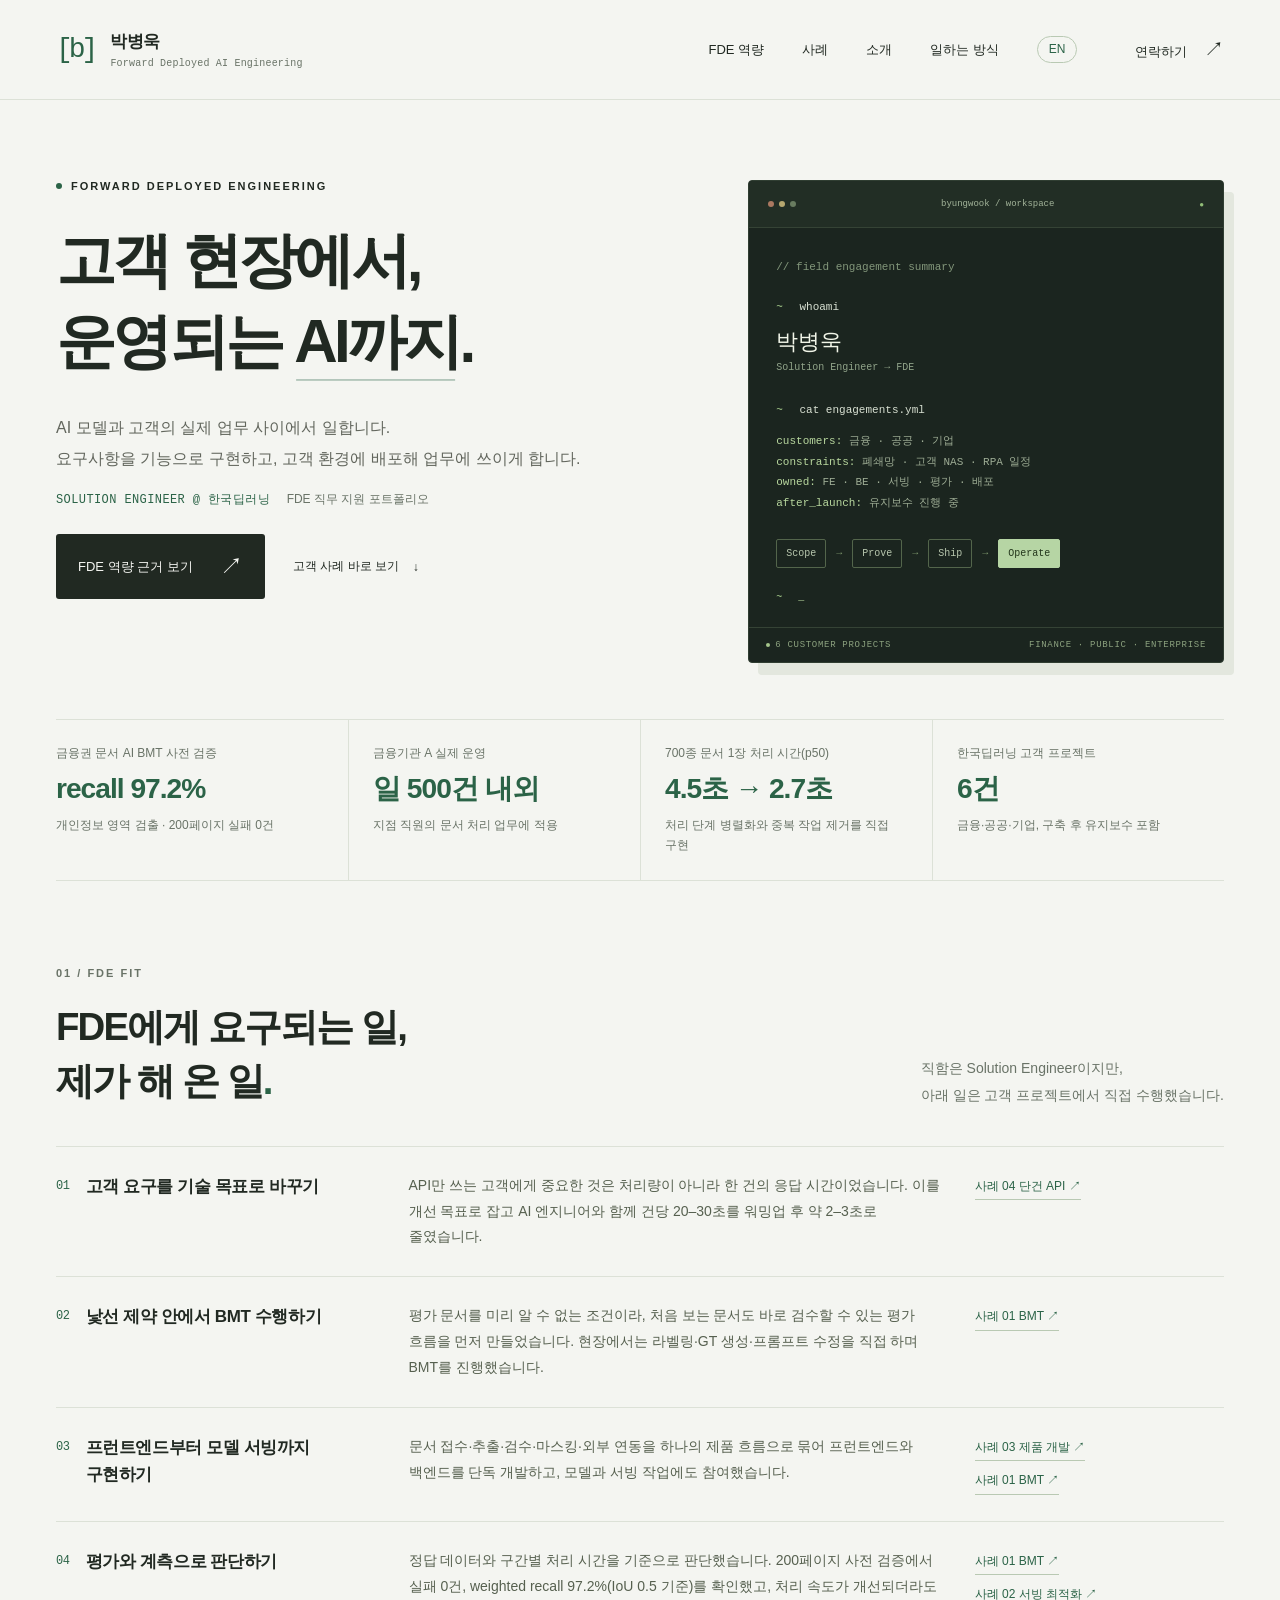
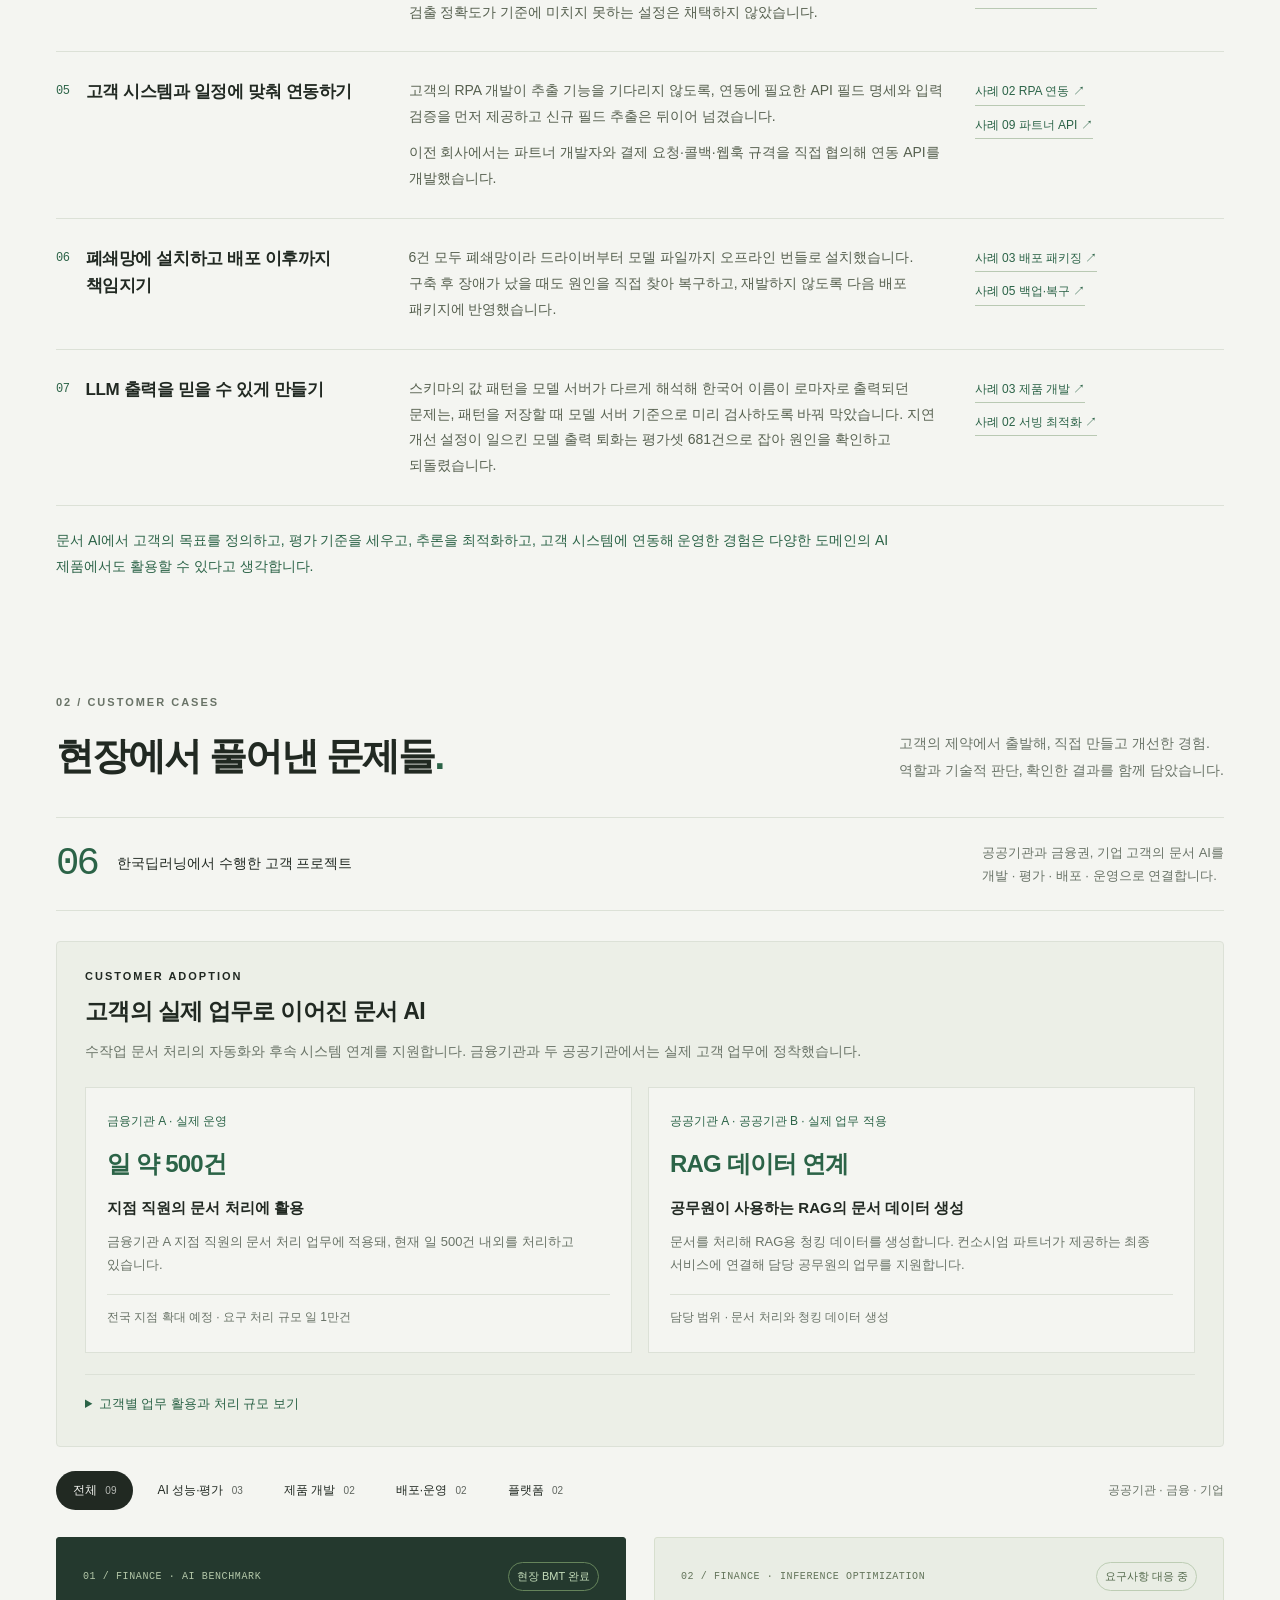
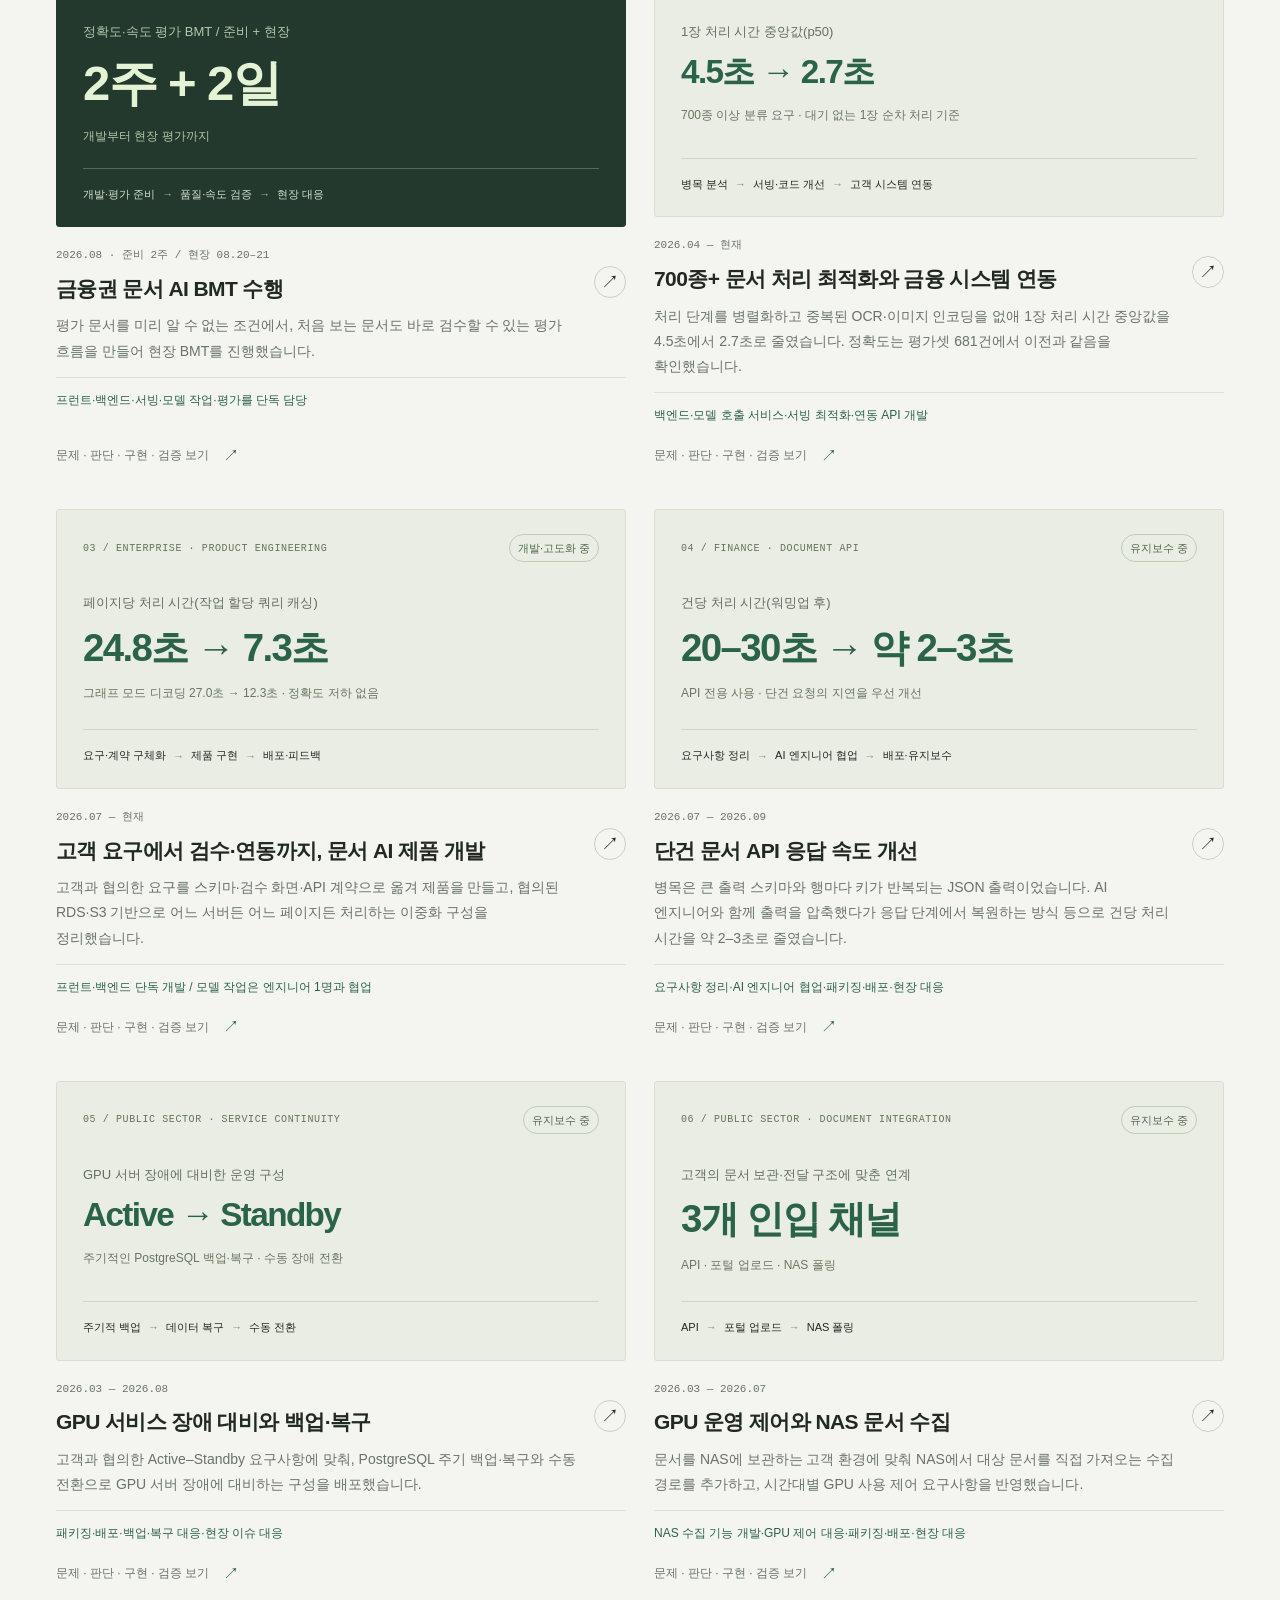
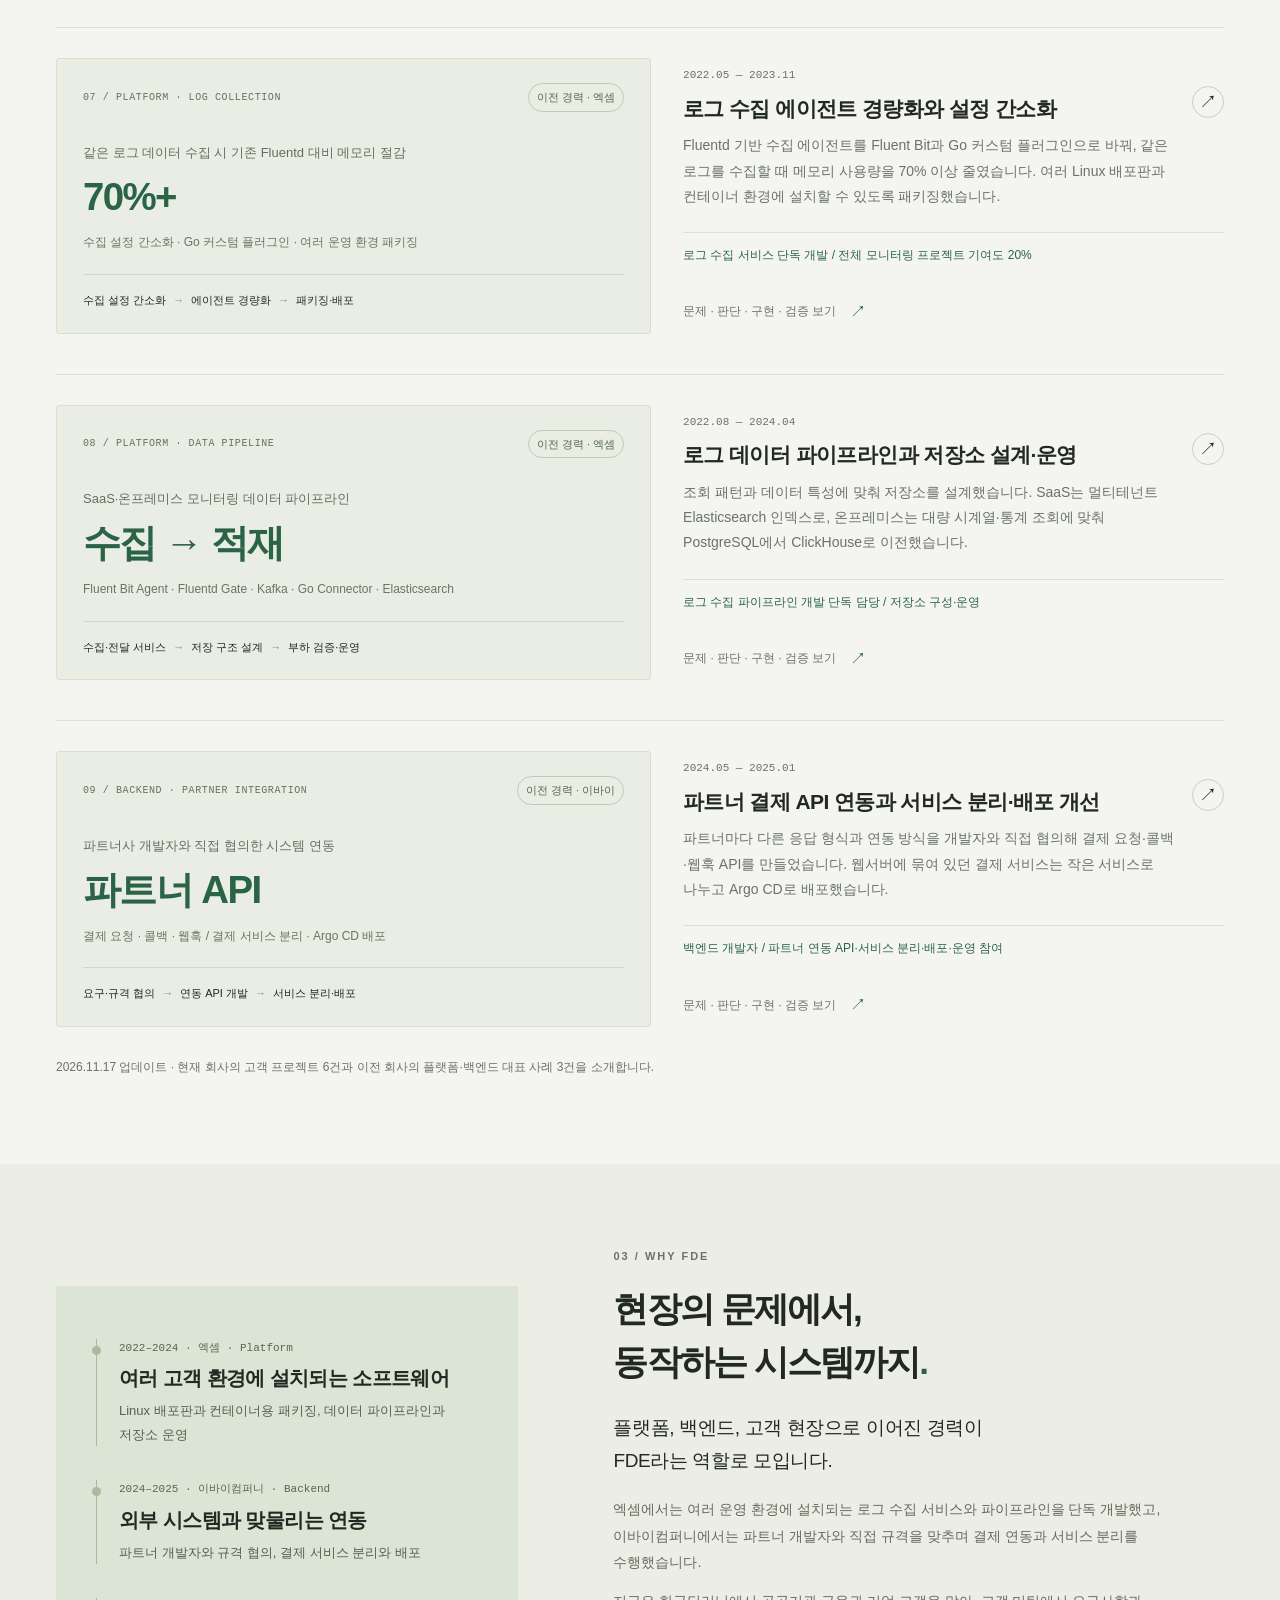
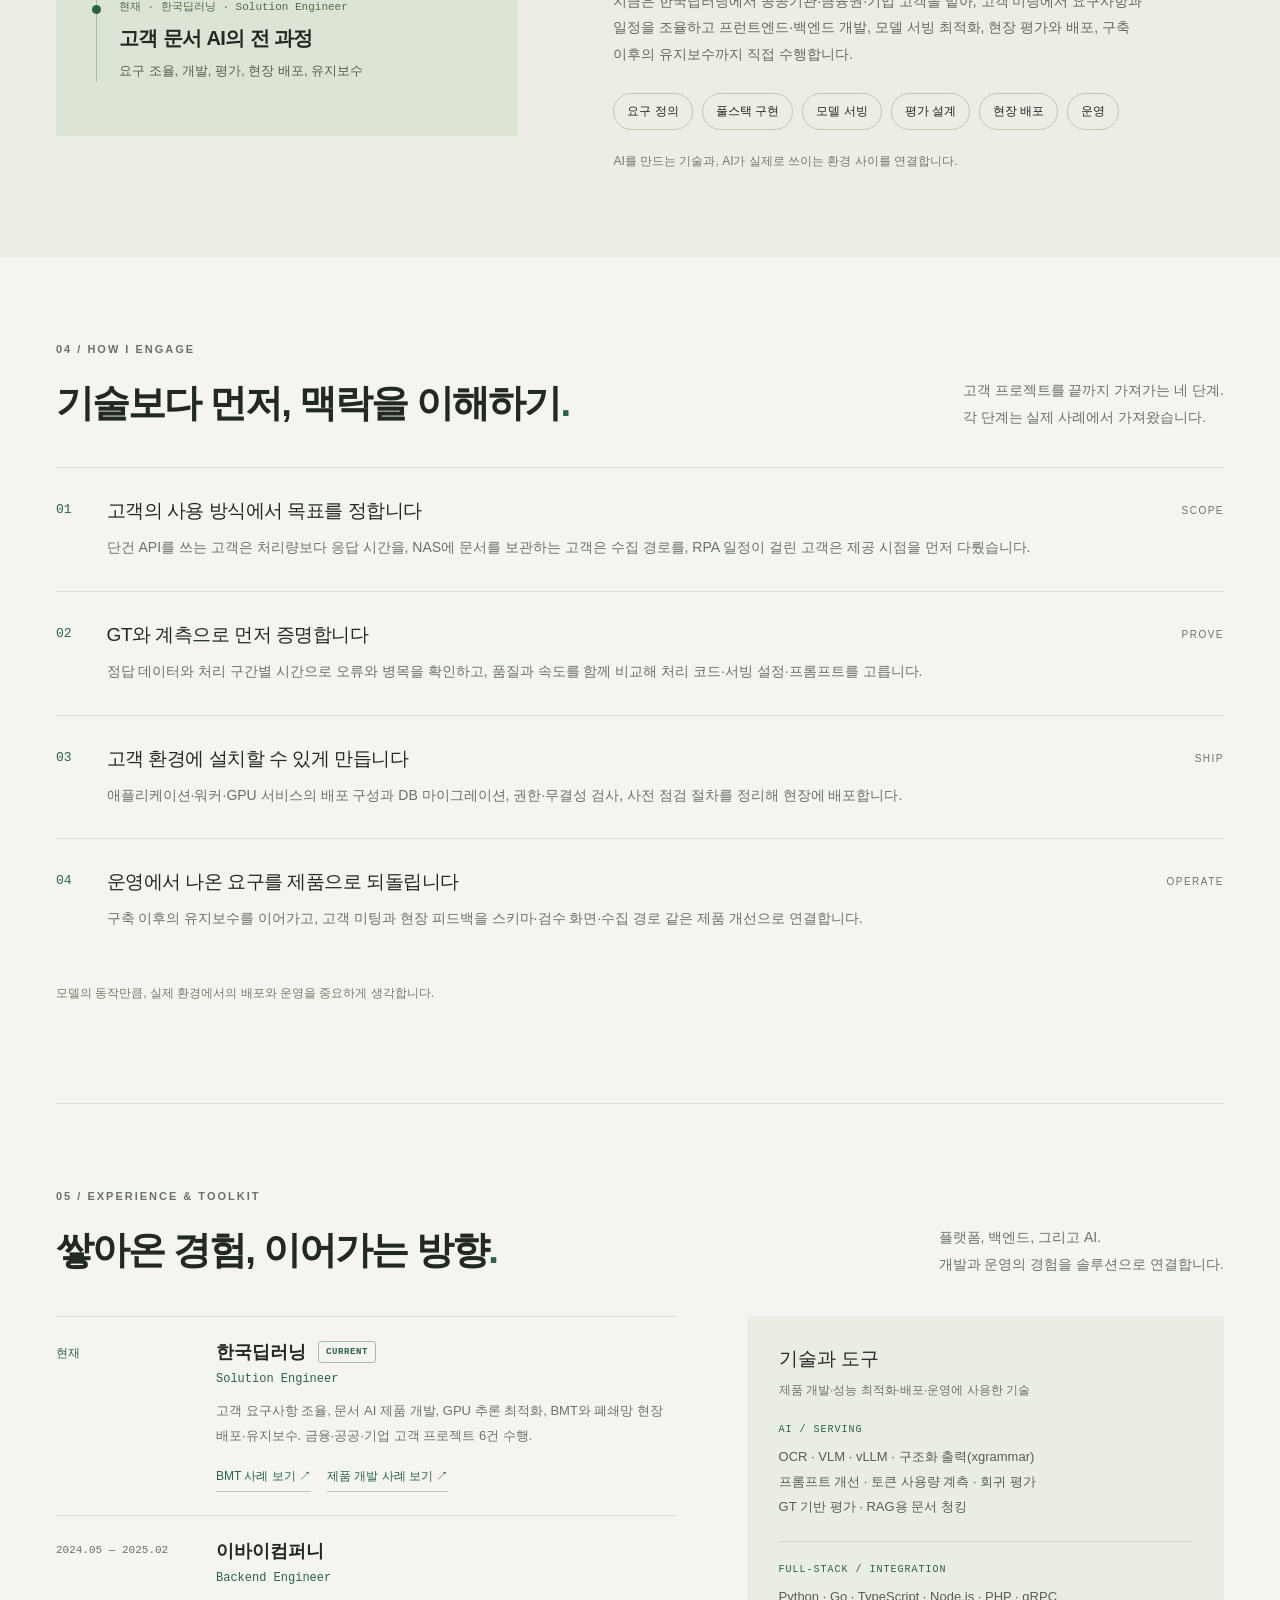
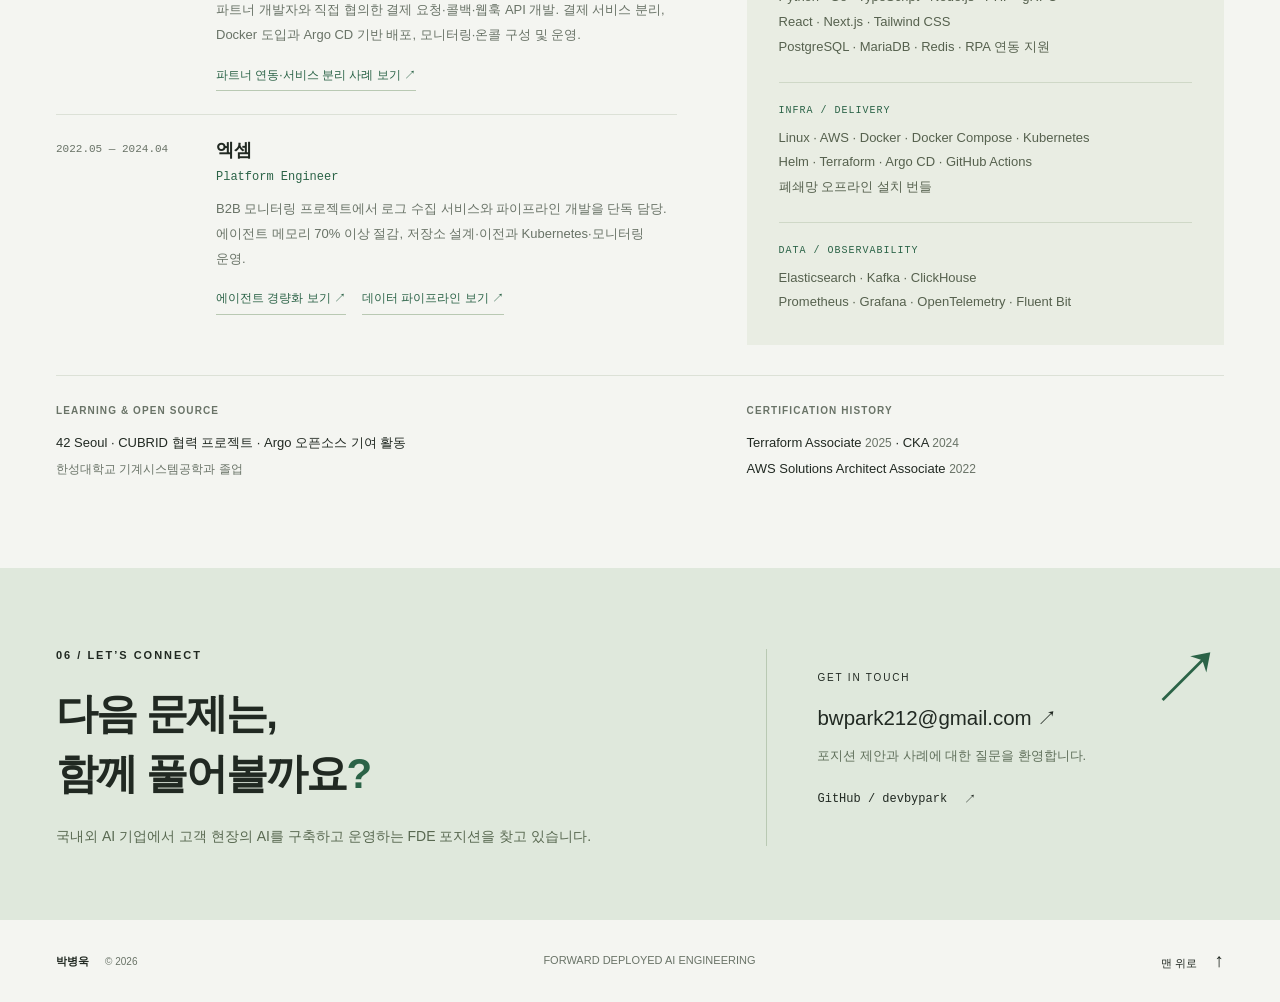
<file: index.html>
<!doctype html>
<html lang="ko">
<head>
  <meta charset="UTF-8">
  <meta name="viewport" content="width=device-width, initial-scale=1">
  <meta name="theme-color" content="#f4f5f1">
  <meta name="description" content="박병욱의 FDE 포트폴리오. 금융·공공·기업 고객의 문서 AI를 요구사항 조율부터 개발, 평가, 현장 배포, 유지보수까지 맡아 온 경험을 소개합니다.">
  <meta property="og:title" content="박병욱 — FDE 포트폴리오 · Solution Engineer">
  <meta property="og:description" content="금융권 문서 AI BMT 수행, 금융기관 일 500건 내외 실제 운영. 고객 현장에서 운영되는 AI까지 맡아 온 기록.">
  <meta property="og:type" content="website">
  <meta property="og:url" content="https://devbypark.github.io/">
  <meta property="og:image" content="https://devbypark.github.io/cover.png">
  <link rel="alternate" hreflang="ko" href="https://devbypark.github.io/">
  <link rel="alternate" hreflang="en" href="https://devbypark.github.io/en.html">
  <title>박병욱 — FDE 포트폴리오 · Solution Engineer</title>
  <link rel="icon" href="favicon.svg" type="image/svg+xml">
  <link rel="stylesheet" href="styles.css">
  <script src="app.js" defer></script>
</head>
<body>
  <a class="skip-link" href="#main">본문으로 건너뛰기</a>
  <header class="site-header">
    <div class="header-inner">
      <a class="wordmark" href="#home" aria-label="박병욱 포트폴리오 홈"><span class="brand-symbol" aria-hidden="true">[b]</span><span>박병욱<span class="wordmark-sub">Forward Deployed AI Engineering</span></span></a>
      <button class="menu-toggle" type="button" aria-label="메뉴 열기" aria-expanded="false" aria-controls="main-nav"><span></span><span></span></button>
      <nav id="main-nav" aria-label="주요 메뉴">
        <a href="#fit">FDE 역량</a><a href="#work">사례</a><a href="#about">소개</a><a href="#process">일하는 방식</a><a class="nav-lang" href="en.html" hreflang="en" lang="en" aria-label="View this page in English">EN</a><a class="nav-contact" href="#contact">연락하기 <span aria-hidden="true">↗</span></a>
      </nav>
    </div>
  </header>
  <main id="main">
    <section class="hero wrap" id="home" aria-labelledby="hero-title">
      <div class="hero-copy">
        <p class="eyebrow"><span class="tiny-dot"></span> FORWARD DEPLOYED ENGINEERING</p>
        <h1 id="hero-title">고객 현장에서,<br>운영되는 <span class="hero-accent">AI까지<svg viewBox="0 0 470 28" aria-hidden="true"><path d="M7 17H457"/></svg></span>.</h1>
        <p class="hero-description">AI 모델과 고객의 실제 업무 사이에서 일합니다.<br>요구사항을 기능으로 구현하고, 고객 환경에 배포해 업무에 쓰이게 합니다.</p>
        <p class="role-label">SOLUTION ENGINEER @ 한국딥러닝 <span>FDE 직무 지원 포트폴리오</span></p>
        <div class="hero-actions"><a class="button button-dark" href="#fit">FDE 역량 근거 보기 <span aria-hidden="true">↗</span></a><a class="text-link" href="#work">고객 사례 바로 보기 <span aria-hidden="true">↓</span></a></div>
      </div>
      <div class="hero-art engineering-art" role="img" aria-label="터미널 형태의 요약: 금융·공공·기업 고객 대상, 폐쇄망과 고객 NAS 같은 현장 제약, 프런트엔드부터 평가와 배포까지의 수행 범위">
        <div class="terminal-bar"><span class="terminal-dots"><i></i><i></i><i></i></span><span>byungwook / workspace</span><span class="terminal-live">●</span></div>
        <div class="terminal-body"><p class="terminal-comment">// field engagement summary</p><p class="terminal-command"><span>~</span> whoami</p><p class="terminal-output">박병욱<span>Solution Engineer → FDE</span></p><p class="terminal-command"><span>~</span> cat engagements.yml</p><div class="terminal-code"><p><span>customers:</span> 금융 · 공공 · 기업</p><p><span>constraints:</span> 폐쇄망 · 고객 NAS · RPA 일정</p><p><span>owned:</span> FE · BE · 서빙 · 평가 · 배포</p><p><span>after_launch:</span> 유지보수 진행 중</p></div><div class="terminal-flow"><span>Scope</span><i>→</i><span>Prove</span><i>→</i><span>Ship</span><i>→</i><span class="flow-highlight">Operate</span></div><p class="terminal-command terminal-bottom"><span>~</span> <span class="terminal-cursor">_</span></p></div>
        <div class="terminal-footer"><span><i></i> 6 CUSTOMER PROJECTS</span><span>FINANCE · PUBLIC · ENTERPRISE</span></div>
      </div>
      <dl class="hero-proof" aria-label="주요 성과">
        <div><dt>금융권 문서 AI BMT 사전 검증</dt><dd>recall 97.2%</dd><dd class="hero-proof-note">개인정보 영역 검출 · 200페이지 실패 0건</dd></div>
        <div><dt>금융기관 A 실제 운영</dt><dd>일 500건 내외</dd><dd class="hero-proof-note">지점 직원의 문서 처리 업무에 적용</dd></div>
        <div><dt>700종 문서 1장 처리 시간(p50)</dt><dd>4.5초 → 2.7초</dd><dd class="hero-proof-note">처리 단계 병렬화와 중복 작업 제거를 직접 구현</dd></div>
        <div><dt>한국딥러닝 고객 프로젝트</dt><dd>6건</dd><dd class="hero-proof-note">금융·공공·기업, 구축 후 유지보수 포함</dd></div>
      </dl>
    </section>

    <section class="fit-section wrap section" id="fit" aria-labelledby="fit-title">
      <div class="section-heading"><div><p class="eyebrow section-index">01 / FDE FIT</p><h2 id="fit-title">FDE에게 요구되는 일,<br>제가 해 온 일<span class="accent">.</span></h2></div><p class="section-intro">직함은 Solution Engineer이지만,<br>아래 일은 고객 프로젝트에서 직접 수행했습니다.</p></div>
      <ol class="fit-list">
        <li class="fit-row"><h3><span aria-hidden="true">01</span>고객 요구를 기술 목표로 바꾸기</h3><p>API만 쓰는 고객에게 중요한 것은 처리량이 아니라 한 건의 응답 시간이었습니다. 이를 개선 목표로 잡고 AI 엔지니어와 함께 건당 20–30초를 워밍업 후 약 2–3초로 줄였습니다.</p><div class="fit-links"><button type="button" data-project="finance_api">사례 04 단건 API <span aria-hidden="true">↗</span></button></div></li>
        <li class="fit-row"><h3><span aria-hidden="true">02</span>낯선 제약 안에서 BMT 수행하기</h3><p>평가 문서를 미리 알 수 없는 조건이라, 처음 보는 문서도 바로 검수할 수 있는 평가 흐름을 먼저 만들었습니다. 현장에서는 라벨링·GT 생성·프롬프트 수정을 직접 하며 BMT를 진행했습니다.</p><div class="fit-links"><button type="button" data-project="finance_bmt">사례 01 BMT <span aria-hidden="true">↗</span></button></div></li>
        <li class="fit-row"><h3><span aria-hidden="true">03</span>프런트엔드부터 모델 서빙까지 구현하기</h3><p>문서 접수·추출·검수·마스킹·외부 연동을 하나의 제품 흐름으로 묶어 프런트엔드와 백엔드를 단독 개발하고, 모델과 서빙 작업에도 참여했습니다.</p><div class="fit-links"><button type="button" data-project="enterprise_document_ai">사례 03 제품 개발 <span aria-hidden="true">↗</span></button><button type="button" data-project="finance_bmt">사례 01 BMT <span aria-hidden="true">↗</span></button></div></li>
        <li class="fit-row"><h3><span aria-hidden="true">04</span>평가와 계측으로 판단하기</h3><p>정답 데이터와 구간별 처리 시간을 기준으로 판단했습니다. 200페이지 사전 검증에서 실패 0건, weighted recall 97.2%(IoU 0.5 기준)를 확인했고, 처리 속도가 개선되더라도 검출 정확도가 기준에 미치지 못하는 설정은 채택하지 않았습니다.</p><div class="fit-links"><button type="button" data-project="finance_bmt">사례 01 BMT <span aria-hidden="true">↗</span></button><button type="button" data-project="finance_serving">사례 02 서빙 최적화 <span aria-hidden="true">↗</span></button></div></li>
        <li class="fit-row"><h3><span aria-hidden="true">05</span>고객 시스템과 일정에 맞춰 연동하기</h3><p>고객의 RPA 개발이 추출 기능을 기다리지 않도록, 연동에 필요한 API 필드 명세와 입력 검증을 먼저 제공하고 신규 필드 추출은 뒤이어 넘겼습니다.<span class="fit-sub">이전 회사에서는 파트너 개발자와 결제 요청·콜백·웹훅 규격을 직접 협의해 연동 API를 개발했습니다.</span></p><div class="fit-links"><button type="button" data-project="finance_serving">사례 02 RPA 연동 <span aria-hidden="true">↗</span></button><button type="button" data-project="payment_platform">사례 09 파트너 API <span aria-hidden="true">↗</span></button></div></li>
        <li class="fit-row"><h3><span aria-hidden="true">06</span>폐쇄망에 설치하고 배포 이후까지 책임지기</h3><p>6건 모두 폐쇄망이라 드라이버부터 모델 파일까지 오프라인 번들로 설치했습니다. 구축 후 장애가 났을 때도 원인을 직접 찾아 복구하고, 재발하지 않도록 다음 배포 패키지에 반영했습니다.</p><div class="fit-links"><button type="button" data-project="enterprise_document_ai">사례 03 배포 패키징 <span aria-hidden="true">↗</span></button><button type="button" data-project="public_a">사례 05 백업·복구 <span aria-hidden="true">↗</span></button></div></li>
        <li class="fit-row"><h3><span aria-hidden="true">07</span>LLM 출력을 믿을 수 있게 만들기</h3><p>스키마의 값 패턴을 모델 서버가 다르게 해석해 한국어 이름이 로마자로 출력되던 문제는, 패턴을 저장할 때 모델 서버 기준으로 미리 검사하도록 바꿔 막았습니다. 지연 개선 설정이 일으킨 모델 출력 퇴화는 평가셋 681건으로 잡아 원인을 확인하고 되돌렸습니다.</p><div class="fit-links"><button type="button" data-project="enterprise_document_ai">사례 03 제품 개발 <span aria-hidden="true">↗</span></button><button type="button" data-project="finance_serving">사례 02 서빙 최적화 <span aria-hidden="true">↗</span></button></div></li>
      </ol>
      <p class="fit-note">문서 AI에서 고객의 목표를 정의하고, 평가 기준을 세우고, 추론을 최적화하고, 고객 시스템에 연동해 운영한 경험은 다양한 도메인의 AI 제품에서도 활용할 수 있다고 생각합니다.</p>
    </section>

    <section class="work-section wrap section" id="work" aria-labelledby="work-title">
      <div class="section-heading"><div><p class="eyebrow section-index">02 / CUSTOMER CASES</p><h2 id="work-title">현장에서 풀어낸 문제들<span class="accent">.</span></h2></div><p class="section-intro">고객의 제약에서 출발해, 직접 만들고 개선한 경험.<br>역할과 기술적 판단, 확인한 결과를 함께 담았습니다.</p></div>
      <div class="project-overview"><p><strong>06</strong><span>한국딥러닝에서 수행한 고객 프로젝트</span></p><p>공공기관과 금융권, 기업 고객의 문서 AI를<br>개발 · 평가 · 배포 · 운영으로 연결합니다.</p></div>
      <section class="adoption-overview" aria-labelledby="adoption-title">
        <div class="adoption-heading"><p class="eyebrow">CUSTOMER ADOPTION</p><h3 id="adoption-title">고객의 실제 업무로 이어진 문서 AI</h3><p>수작업 문서 처리의 자동화와 후속 시스템 연계를 지원합니다. 금융기관과 두 공공기관에서는 실제 고객 업무에 정착했습니다.</p></div>
        <div class="adoption-grid">
          <article class="adoption-card">
            <p class="adoption-label">금융기관 A · 실제 운영</p>
            <p class="adoption-metric">일 약 500건</p>
            <h4>지점 직원의 문서 처리에 활용</h4>
            <p>금융기관 A 지점 직원의 문서 처리 업무에 적용돼, 현재 일 500건 내외를 처리하고 있습니다.</p>
            <p class="adoption-detail">전국 지점 확대 예정 · 요구 처리 규모 일 1만건</p>
          </article>
          <article class="adoption-card">
            <p class="adoption-label">공공기관 A · 공공기관 B · 실제 업무 적용</p>
            <p class="adoption-metric">RAG 데이터 연계</p>
            <h4>공무원이 사용하는 RAG의 문서 데이터 생성</h4>
            <p>문서를 처리해 RAG용 청킹 데이터를 생성합니다. 컨소시엄 파트너가 제공하는 최종 서비스에 연결해 담당 공무원의 업무를 지원합니다.</p>
            <p class="adoption-detail">담당 범위 · 문서 처리와 청킹 데이터 생성</p>
          </article>
        </div>
        <details class="adoption-details">
          <summary>고객별 업무 활용과 처리 규모 보기</summary>
          <div class="adoption-table-scroll" role="region" aria-label="고객별 업무 활용과 처리 규모" tabindex="0">
            <table class="adoption-table">
              <caption>2026.10 기준 · 현재 운영량과 요구 처리 규모를 구분해 표기했습니다.</caption>
              <thead><tr><th scope="col">고객</th><th scope="col">사용자와 업무 활용</th><th scope="col">현재 운영량</th><th scope="col">요구 처리 규모</th></tr></thead>
              <tbody>
                <tr><th scope="row">금융기관 A</th><td>지점 직원의 문서 처리 · 실제 업무 정착</td><td>일 500건 내외</td><td>일 1만건 · 전국 지점 확대 예정</td></tr>
                <tr><th scope="row">공공기관 A</th><td>담당 공무원용 RAG에 청킹 데이터 제공 · 실제 업무 정착</td><td>—</td><td>일 수백건</td></tr>
                <tr><th scope="row">공공기관 B</th><td>담당 공무원용 RAG에 청킹 데이터 제공 · 실제 업무 정착</td><td>—</td><td>일 수백건</td></tr>
                <tr><th scope="row">금융기관 B</th><td>담당 직원의 문서 처리</td><td>—</td><td>일 1만건 내외</td></tr>
                <tr><th scope="row">부동산 서비스 기업</th><td>직원의 부동산 관련 문서 처리·확인</td><td>—</td><td>일 2만 1천 장</td></tr>
              </tbody>
            </table>
          </div>
          <p class="adoption-table-note">‘—’는 현재 일별 운영량을 별도로 표기하지 않은 항목입니다. 요구 처리 규모는 고객 요구 기준이며 실제 일별 처리 실적이 아닙니다.</p>
        </details>
      </section>
      <div class="work-toolbar"><div class="filters" role="group" aria-label="프로젝트 분야 필터"><button class="filter active" type="button" data-filter="all" aria-pressed="true">전체 <span>09</span></button><button class="filter" type="button" data-filter="ai" aria-pressed="false">AI 성능·평가 <span>03</span></button><button class="filter" type="button" data-filter="product" aria-pressed="false">제품 개발 <span>02</span></button><button class="filter" type="button" data-filter="operations" aria-pressed="false">배포·운영 <span>02</span></button><button class="filter" type="button" data-filter="platform" aria-pressed="false">플랫폼 <span>02</span></button></div><p class="example-note">공공기관 · 금융 · 기업</p></div>
      <p class="sr-only" id="filter-status" role="status" aria-live="polite"></p>
      <div class="project-grid">
        <article class="project-card case-card" data-category="ai">
          <button class="project-open" type="button" data-project="finance_bmt" aria-label="금융권 문서 AI BMT 수행 상세 보기">
            <span class="case-panel case-panel-featured">
              <span class="case-panel-top"><span class="case-sector">01 / FINANCE · AI BENCHMARK</span><span class="case-status">현장 BMT 완료</span></span>
              <span class="case-metric-label">정확도·속도 평가 BMT / 준비 + 현장</span>
              <span class="case-metric">2주 + 2일</span>
              <span class="case-caption">개발부터 현장 평가까지</span>
              <span class="case-flow"><span>개발·평가 준비</span><i aria-hidden="true">→</i><span>품질·속도 검증</span><i aria-hidden="true">→</i><span>현장 대응</span></span>
            </span>
            <span class="project-meta"><span><span class="case-period">2026.08 · 준비 2주 / 현장 08.20–21</span><span class="project-title">금융권 문서 AI BMT 수행</span><span class="project-description">평가 문서를 미리 알 수 없는 조건에서, 처음 보는 문서도 바로 검수할 수 있는 평가 흐름을 만들어 현장 BMT를 진행했습니다.</span></span><span class="round-arrow" aria-hidden="true">↗</span></span>
            <span class="case-ownership">프런트·백엔드·서빙·모델 작업·평가를 단독 담당</span>
            <span class="case-detail-link">문제 · 판단 · 구현 · 검증 보기 <span aria-hidden="true">↗</span></span>
          </button>
        </article>
        <article class="project-card case-card" data-category="ai">
          <button class="project-open" type="button" data-project="finance_serving" aria-label="700종+ 문서 처리 최적화와 금융 시스템 연동 상세 보기">
            <span class="case-panel">
              <span class="case-panel-top"><span class="case-sector">02 / FINANCE · INFERENCE OPTIMIZATION</span><span class="case-status">요구사항 대응 중</span></span>
              <span class="case-metric-label">1장 처리 시간 중앙값(p50)</span>
              <span class="case-metric case-metric-long">4.5초 → 2.7초</span>
              <span class="case-caption">700종 이상 분류 요구 · 대기 없는 1장 순차 처리 기준</span>
              <span class="case-flow"><span>병목 분석</span><i aria-hidden="true">→</i><span>서빙·코드 개선</span><i aria-hidden="true">→</i><span>고객 시스템 연동</span></span>
            </span>
            <span class="project-meta"><span><span class="case-period">2026.04 — 현재</span><span class="project-title">700종+ 문서 처리 최적화와 금융 시스템 연동</span><span class="project-description">처리 단계를 병렬화하고 중복된 OCR·이미지 인코딩을 없애 1장 처리 시간 중앙값을 4.5초에서 2.7초로 줄였습니다. 정확도는 평가셋 681건에서 이전과 같음을 확인했습니다.</span></span><span class="round-arrow" aria-hidden="true">↗</span></span>
            <span class="case-ownership">백엔드·모델 호출 서비스·서빙 최적화·연동 API 개발</span>
            <span class="case-detail-link">문제 · 판단 · 구현 · 검증 보기 <span aria-hidden="true">↗</span></span>
          </button>
        </article>
        <article class="project-card case-card" data-category="product">
          <button class="project-open" type="button" data-project="enterprise_document_ai" aria-label="고객 요구에서 검수·연동까지, 문서 AI 제품 개발 상세 보기">
            <span class="case-panel">
              <span class="case-panel-top"><span class="case-sector">03 / ENTERPRISE · PRODUCT ENGINEERING</span><span class="case-status">개발·고도화 중</span></span>
              <span class="case-metric-label">페이지당 처리 시간(작업 할당 쿼리 캐싱)</span>
              <span class="case-metric">24.8초 → 7.3초</span>
              <span class="case-caption">그래프 모드 디코딩 27.0초 → 12.3초 · 정확도 저하 없음</span>
              <span class="case-flow"><span>요구·계약 구체화</span><i aria-hidden="true">→</i><span>제품 구현</span><i aria-hidden="true">→</i><span>배포·피드백</span></span>
            </span>
            <span class="project-meta"><span><span class="case-period">2026.07 — 현재</span><span class="project-title">고객 요구에서 검수·연동까지, 문서 AI 제품 개발</span><span class="project-description">고객과 협의한 요구를 스키마·검수 화면·API 계약으로 옮겨 제품을 만들고, 협의된 RDS·S3 기반으로 어느 서버든 어느 페이지든 처리하는 이중화 구성을 정리했습니다.</span></span><span class="round-arrow" aria-hidden="true">↗</span></span>
            <span class="case-ownership">프런트·백엔드 단독 개발 / 모델 작업은 엔지니어 1명과 협업</span>
            <span class="case-detail-link">문제 · 판단 · 구현 · 검증 보기 <span aria-hidden="true">↗</span></span>
          </button>
        </article>
        <article class="project-card case-card" data-category="ai">
          <button class="project-open" type="button" data-project="finance_api" aria-label="단건 문서 API 응답 속도 개선 상세 보기">
            <span class="case-panel">
              <span class="case-panel-top"><span class="case-sector">04 / FINANCE · DOCUMENT API</span><span class="case-status">유지보수 중</span></span>
              <span class="case-metric-label">건당 처리 시간(워밍업 후)</span>
              <span class="case-metric">20–30초 → 약 2–3초</span>
              <span class="case-caption">API 전용 사용 · 단건 요청의 지연을 우선 개선</span>
              <span class="case-flow"><span>요구사항 정리</span><i aria-hidden="true">→</i><span>AI 엔지니어 협업</span><i aria-hidden="true">→</i><span>배포·유지보수</span></span>
            </span>
            <span class="project-meta"><span><span class="case-period">2026.07 — 2026.09</span><span class="project-title">단건 문서 API 응답 속도 개선</span><span class="project-description">병목은 큰 출력 스키마와 행마다 키가 반복되는 JSON 출력이었습니다. AI 엔지니어와 함께 출력을 압축했다가 응답 단계에서 복원하는 방식 등으로 건당 처리 시간을 약 2–3초로 줄였습니다.</span></span><span class="round-arrow" aria-hidden="true">↗</span></span>
            <span class="case-ownership">요구사항 정리·AI 엔지니어 협업·패키징·배포·현장 대응</span>
            <span class="case-detail-link">문제 · 판단 · 구현 · 검증 보기 <span aria-hidden="true">↗</span></span>
          </button>
        </article>
        <article class="project-card case-card" data-category="operations">
          <button class="project-open" type="button" data-project="public_a" aria-label="GPU 서비스 장애 대비와 백업·복구 상세 보기">
            <span class="case-panel">
              <span class="case-panel-top"><span class="case-sector">05 / PUBLIC SECTOR · SERVICE CONTINUITY</span><span class="case-status">유지보수 중</span></span>
              <span class="case-metric-label">GPU 서버 장애에 대비한 운영 구성</span>
              <span class="case-metric case-metric-long">Active → Standby</span>
              <span class="case-caption">주기적인 PostgreSQL 백업·복구 · 수동 장애 전환</span>
              <span class="case-flow"><span>주기적 백업</span><i aria-hidden="true">→</i><span>데이터 복구</span><i aria-hidden="true">→</i><span>수동 전환</span></span>
            </span>
            <span class="project-meta"><span><span class="case-period">2026.03 — 2026.08</span><span class="project-title">GPU 서비스 장애 대비와 백업·복구</span><span class="project-description">고객과 협의한 Active–Standby 요구사항에 맞춰, PostgreSQL 주기 백업·복구와 수동 전환으로 GPU 서버 장애에 대비하는 구성을 배포했습니다.</span></span><span class="round-arrow" aria-hidden="true">↗</span></span>
            <span class="case-ownership">패키징·배포·백업·복구 대응·현장 이슈 대응</span>
            <span class="case-detail-link">문제 · 판단 · 구현 · 검증 보기 <span aria-hidden="true">↗</span></span>
          </button>
        </article>
        <article class="project-card case-card" data-category="operations">
          <button class="project-open" type="button" data-project="public_b" aria-label="GPU 운영 제어와 NAS 문서 수집 상세 보기">
            <span class="case-panel">
              <span class="case-panel-top"><span class="case-sector">06 / PUBLIC SECTOR · DOCUMENT INTEGRATION</span><span class="case-status">유지보수 중</span></span>
              <span class="case-metric-label">고객의 문서 보관·전달 구조에 맞춘 연계</span>
              <span class="case-metric">3개 인입 채널</span>
              <span class="case-caption">API · 포털 업로드 · NAS 폴링</span>
              <span class="case-flow"><span>API</span><i aria-hidden="true">→</i><span>포털 업로드</span><i aria-hidden="true">→</i><span>NAS 폴링</span></span>
            </span>
            <span class="project-meta"><span><span class="case-period">2026.03 — 2026.07</span><span class="project-title">GPU 운영 제어와 NAS 문서 수집</span><span class="project-description">문서를 NAS에 보관하는 고객 환경에 맞춰 NAS에서 대상 문서를 직접 가져오는 수집 경로를 추가하고, 시간대별 GPU 사용 제어 요구사항을 반영했습니다.</span></span><span class="round-arrow" aria-hidden="true">↗</span></span>
            <span class="case-ownership">NAS 수집 기능 개발·GPU 제어 대응·패키징·배포·현장 대응</span>
            <span class="case-detail-link">문제 · 판단 · 구현 · 검증 보기 <span aria-hidden="true">↗</span></span>
          </button>
        </article>
        <article class="project-card case-card case-history" data-category="platform">
          <button class="project-open" type="button" data-project="observability" aria-label="로그 수집 에이전트 경량화와 설정 간소화 상세 보기">
            <span class="case-panel">
              <span class="case-panel-top"><span class="case-sector">07 / PLATFORM · LOG COLLECTION</span><span class="case-status">이전 경력 · 엑셈</span></span>
              <span class="case-metric-label">같은 로그 데이터 수집 시 기존 Fluentd 대비 메모리 절감</span>
              <span class="case-metric">70%+</span>
              <span class="case-caption">수집 설정 간소화 · Go 커스텀 플러그인 · 여러 운영 환경 패키징</span>
              <span class="case-flow"><span>수집 설정 간소화</span><i aria-hidden="true">→</i><span>에이전트 경량화</span><i aria-hidden="true">→</i><span>패키징·배포</span></span>
            </span>
            <span class="project-meta"><span><span class="case-period">2022.05 — 2023.11</span><span class="project-title">로그 수집 에이전트 경량화와 설정 간소화</span><span class="project-description">Fluentd 기반 수집 에이전트를 Fluent Bit과 Go 커스텀 플러그인으로 바꿔, 같은 로그를 수집할 때 메모리 사용량을 70% 이상 줄였습니다. 여러 Linux 배포판과 컨테이너 환경에 설치할 수 있도록 패키징했습니다.</span></span><span class="round-arrow" aria-hidden="true">↗</span></span>
            <span class="case-ownership">로그 수집 서비스 단독 개발 / 전체 모니터링 프로젝트 기여도 20%</span>
            <span class="case-detail-link">문제 · 판단 · 구현 · 검증 보기 <span aria-hidden="true">↗</span></span>
          </button>
        </article>
        <article class="project-card case-card case-history" data-category="platform">
          <button class="project-open" type="button" data-project="monitoring_pipeline" aria-label="로그 데이터 파이프라인과 저장소 설계·운영 상세 보기">
            <span class="case-panel">
              <span class="case-panel-top"><span class="case-sector">08 / PLATFORM · DATA PIPELINE</span><span class="case-status">이전 경력 · 엑셈</span></span>
              <span class="case-metric-label">SaaS·온프레미스 모니터링 데이터 파이프라인</span>
              <span class="case-metric">수집 → 적재</span>
              <span class="case-caption">Fluent Bit Agent · Fluentd Gate · Kafka · Go Connector · Elasticsearch</span>
              <span class="case-flow"><span>수집·전달 서비스</span><i aria-hidden="true">→</i><span>저장 구조 설계</span><i aria-hidden="true">→</i><span>부하 검증·운영</span></span>
            </span>
            <span class="project-meta"><span><span class="case-period">2022.08 — 2024.04</span><span class="project-title">로그 데이터 파이프라인과 저장소 설계·운영</span><span class="project-description">조회 패턴과 데이터 특성에 맞춰 저장소를 설계했습니다. SaaS는 멀티테넌트 Elasticsearch 인덱스로, 온프레미스는 대량 시계열·통계 조회에 맞춰 PostgreSQL에서 ClickHouse로 이전했습니다.</span></span><span class="round-arrow" aria-hidden="true">↗</span></span>
            <span class="case-ownership">로그 수집 파이프라인 개발 단독 담당 / 저장소 구성·운영</span>
            <span class="case-detail-link">문제 · 판단 · 구현 · 검증 보기 <span aria-hidden="true">↗</span></span>
          </button>
        </article>
        <article class="project-card case-card case-history" data-category="product">
          <button class="project-open" type="button" data-project="payment_platform" aria-label="파트너 결제 API 연동과 서비스 분리·배포 개선 상세 보기">
            <span class="case-panel">
              <span class="case-panel-top"><span class="case-sector">09 / BACKEND · PARTNER INTEGRATION</span><span class="case-status">이전 경력 · 이바이</span></span>
              <span class="case-metric-label">파트너사 개발자와 직접 협의한 시스템 연동</span>
              <span class="case-metric">파트너 API</span>
              <span class="case-caption">결제 요청 · 콜백 · 웹훅 / 결제 서비스 분리 · Argo CD 배포</span>
              <span class="case-flow"><span>요구·규격 협의</span><i aria-hidden="true">→</i><span>연동 API 개발</span><i aria-hidden="true">→</i><span>서비스 분리·배포</span></span>
            </span>
            <span class="project-meta"><span><span class="case-period">2024.05 — 2025.01</span><span class="project-title">파트너 결제 API 연동과 서비스 분리·배포 개선</span><span class="project-description">파트너마다 다른 응답 형식과 연동 방식을 개발자와 직접 협의해 결제 요청·콜백·웹훅 API를 만들었습니다. 웹서버에 묶여 있던 결제 서비스는 작은 서비스로 나누고 Argo CD로 배포했습니다.</span></span><span class="round-arrow" aria-hidden="true">↗</span></span>
            <span class="case-ownership">백엔드 개발자 / 파트너 연동 API·서비스 분리·배포·운영 참여</span>
            <span class="case-detail-link">문제 · 판단 · 구현 · 검증 보기 <span aria-hidden="true">↗</span></span>
          </button>
        </article>
      </div>
      <p class="project-update-note">2026.11.17 업데이트 · 현재 회사의 고객 프로젝트 6건과 이전 회사의 플랫폼·백엔드 대표 사례 3건을 소개합니다.</p>
    </section>

    <section class="about-section section" id="about" aria-labelledby="about-title"><div class="wrap about-grid">
      <ol class="career-arc" aria-label="경력의 흐름">
        <li><span>2022–2024 · 엑셈 · Platform</span><strong>여러 고객 환경에 설치되는 소프트웨어</strong><p>Linux 배포판과 컨테이너용 패키징, 데이터 파이프라인과 저장소 운영</p></li>
        <li><span>2024–2025 · 이바이컴퍼니 · Backend</span><strong>외부 시스템과 맞물리는 연동</strong><p>파트너 개발자와 규격 협의, 결제 서비스 분리와 배포</p></li>
        <li class="is-current"><span>현재 · 한국딥러닝 · Solution Engineer</span><strong>고객 문서 AI의 전 과정</strong><p>요구 조율, 개발, 평가, 현장 배포, 유지보수</p></li>
      </ol>
      <div class="about-copy"><p class="eyebrow section-index">03 / WHY FDE</p><h2 id="about-title">현장의 문제에서,<br>동작하는 시스템까지<span class="accent">.</span></h2><p class="about-lead">플랫폼, 백엔드, 고객 현장으로 이어진 경력이<br>FDE라는 역할로 모입니다.</p><p>엑셈에서는 여러 운영 환경에 설치되는 로그 수집 서비스와 파이프라인을 단독 개발했고, 이바이컴퍼니에서는 파트너 개발자와 직접 규격을 맞추며 결제 연동과 서비스 분리를 수행했습니다.</p><p>지금은 한국딥러닝에서 공공기관·금융권·기업 고객을 맡아, 고객 미팅에서 요구사항과 일정을 조율하고 프런트엔드·백엔드 개발, 모델 서빙 최적화, 현장 평가와 배포, 구축 이후의 유지보수까지 직접 수행합니다.</p><div class="about-values"><span>요구 정의</span><span>풀스택 구현</span><span>모델 서빙</span><span>평가 설계</span><span>현장 배포</span><span>운영</span></div><p class="small-note">AI를 만드는 기술과, AI가 실제로 쓰이는 환경 사이를 연결합니다.</p></div>
    </div></section>

    <section class="process-section wrap section" id="process" aria-labelledby="process-title"><div class="section-heading"><div><p class="eyebrow section-index">04 / HOW I ENGAGE</p><h2 id="process-title">기술보다 먼저, 맥락을 이해하기<span class="accent">.</span></h2></div><p class="section-intro">고객 프로젝트를 끝까지 가져가는 네 단계.<br>각 단계는 실제 사례에서 가져왔습니다.</p></div><ol class="process-list"><li><span class="process-number">01</span><div><h3>고객의 사용 방식에서 목표를 정합니다</h3><p>단건 API를 쓰는 고객은 처리량보다 응답 시간을, NAS에 문서를 보관하는 고객은 수집 경로를, RPA 일정이 걸린 고객은 제공 시점을 먼저 다뤘습니다.</p></div><span class="process-en">SCOPE</span></li><li><span class="process-number">02</span><div><h3>GT와 계측으로 먼저 증명합니다</h3><p>정답 데이터와 처리 구간별 시간으로 오류와 병목을 확인하고, 품질과 속도를 함께 비교해 처리 코드·서빙 설정·프롬프트를 고릅니다.</p></div><span class="process-en">PROVE</span></li><li><span class="process-number">03</span><div><h3>고객 환경에 설치할 수 있게 만듭니다</h3><p>애플리케이션·워커·GPU 서비스의 배포 구성과 DB 마이그레이션, 권한·무결성 검사, 사전 점검 절차를 정리해 현장에 배포합니다.</p></div><span class="process-en">SHIP</span></li><li><span class="process-number">04</span><div><h3>운영에서 나온 요구를 제품으로 되돌립니다</h3><p>구축 이후의 유지보수를 이어가고, 고객 미팅과 현장 피드백을 스키마·검수 화면·수집 경로 같은 제품 개선으로 연결합니다.</p></div><span class="process-en">OPERATE</span></li></ol><p class="small-note">모델의 동작만큼, 실제 환경에서의 배포와 운영을 중요하게 생각합니다.</p></section>

    <section class="experience-section wrap section" id="experience" aria-labelledby="experience-title">
      <div class="section-heading"><div><p class="eyebrow section-index">05 / EXPERIENCE &amp; TOOLKIT</p><h2 id="experience-title">쌓아온 경험, 이어가는 방향<span class="accent">.</span></h2></div><p class="section-intro">플랫폼, 백엔드, 그리고 AI.<br>개발과 운영의 경험을 솔루션으로 연결합니다.</p></div>
      <div class="experience-grid">
        <div class="career-list">
          <article class="career-item"><span class="career-period current-period">현재</span><div><h3>한국딥러닝 <span class="current-badge">CURRENT</span></h3><p class="career-role">Solution Engineer</p><p class="career-description">고객 요구사항 조율, 문서 AI 제품 개발, GPU 추론 최적화, BMT와 폐쇄망 현장 배포·유지보수. 금융·공공·기업 고객 프로젝트 6건 수행.</p><div class="career-project-links"><button class="career-project-link" type="button" data-project="finance_bmt">BMT 사례 보기 ↗</button><button class="career-project-link" type="button" data-project="enterprise_document_ai">제품 개발 사례 보기 ↗</button></div></div></article>
          <article class="career-item"><span class="career-period">2024.05 — 2025.02</span><div><h3>이바이컴퍼니</h3><p class="career-role">Backend Engineer</p><p class="career-description">파트너 개발자와 직접 협의한 결제 요청·콜백·웹훅 API 개발. 결제 서비스 분리, Docker 도입과 Argo CD 기반 배포, 모니터링·온콜 구성 및 운영.</p><div class="career-project-links"><button class="career-project-link" type="button" data-project="payment_platform">파트너 연동·서비스 분리 사례 보기 ↗</button></div></div></article>
          <article class="career-item"><span class="career-period">2022.05 — 2024.04</span><div><h3>엑셈</h3><p class="career-role">Platform Engineer</p><p class="career-description">B2B 모니터링 프로젝트에서 로그 수집 서비스와 파이프라인 개발을 단독 담당. 에이전트 메모리 70% 이상 절감, 저장소 설계·이전과 Kubernetes·모니터링 운영.</p><div class="career-project-links"><button class="career-project-link" type="button" data-project="observability">에이전트 경량화 보기 ↗</button><button class="career-project-link" type="button" data-project="monitoring_pipeline">데이터 파이프라인 보기 ↗</button></div></div></article>
        </div>
        <div class="toolkit"><h3>기술과 도구</h3><p class="toolkit-intro">제품 개발·성능 최적화·배포·운영에 사용한 기술</p>
          <dl><div><dt>AI / SERVING</dt><dd>OCR · VLM · vLLM · 구조화 출력(xgrammar)<br>프롬프트 개선 · 토큰 사용량 계측 · 회귀 평가<br>GT 기반 평가 · RAG용 문서 청킹</dd></div><div><dt>FULL-STACK / INTEGRATION</dt><dd>Python · Go · TypeScript · Node.js · PHP · gRPC<br>React · Next.js · Tailwind CSS<br>PostgreSQL · MariaDB · Redis · RPA 연동 지원</dd></div><div><dt>INFRA / DELIVERY</dt><dd>Linux · AWS · Docker · Docker Compose · Kubernetes<br>Helm · Terraform · Argo CD · GitHub Actions<br>폐쇄망 오프라인 설치 번들</dd></div><div><dt>DATA / OBSERVABILITY</dt><dd>Elasticsearch · Kafka · ClickHouse<br>Prometheus · Grafana · OpenTelemetry · Fluent Bit</dd></div></dl>
        </div>
      </div>
      <div class="learning-strip"><div><p class="eyebrow">LEARNING &amp; OPEN SOURCE</p><p>42 Seoul · CUBRID 협력 프로젝트 · Argo 오픈소스 기여 활동<br><span>한성대학교 기계시스템공학과 졸업</span></p></div><div><p class="eyebrow">CERTIFICATION HISTORY</p><p>Terraform Associate <span>2025</span> · CKA <span>2024</span><br>AWS Solutions Architect Associate <span>2022</span></p></div></div>
    </section>

    <section class="contact-section" id="contact" aria-labelledby="contact-title"><div class="wrap contact-inner"><div><p class="eyebrow">06 / LET’S CONNECT</p><h2 id="contact-title">다음 문제는,<br>함께 풀어볼까요<span class="accent">?</span></h2><p>국내외 AI 기업에서 고객 현장의 AI를 구축하고 운영하는 FDE 포지션을 찾고 있습니다.</p></div><div class="contact-details"><span class="contact-spark" aria-hidden="true">↗</span><p class="contact-label">GET IN TOUCH</p><a id="contact-action" class="contact-email" href="mailto:bwpark212@gmail.com">bwpark212@gmail.com ↗</a><p class="contact-help" id="contact-help">포지션 제안과 사례에 대한 질문을 환영합니다.</p><a class="github-link" href="https://github.com/devbypark" target="_blank" rel="noopener noreferrer">GitHub / devbypark <span aria-hidden="true">↗</span></a></div></div></section>
  </main>
  <footer class="wrap site-footer"><a class="footer-brand" href="#home">박병욱 <span>© 2026</span></a><p>FORWARD DEPLOYED AI ENGINEERING</p><a class="back-top" href="#home">맨 위로 <span aria-hidden="true">↑</span></a></footer>
  <dialog id="project-dialog" aria-labelledby="dialog-title"><div class="dialog-top"><p class="eyebrow">ENGINEERING NOTES / PROJECT DETAILS</p><button class="dialog-close" type="button" aria-label="프로젝트 상세 닫기">×</button></div><div class="dialog-scroll" tabindex="0" aria-label="프로젝트 상세 내용"><div class="dialog-content"><p class="project-kicker" id="dialog-category"></p><h2 id="dialog-title"></h2><p class="dialog-summary" id="dialog-summary"></p><div class="dialog-evidence"><p id="dialog-metric-label"></p><strong id="dialog-metric"></strong><p id="dialog-metric-caption"></p></div><div class="dialog-signal"><p>이 사례가 보여주는 FDE 역량</p><strong id="dialog-signal"></strong></div><dl class="dialog-facts"><div><dt>기간</dt><dd id="dialog-period"></dd></div><div><dt>현재 상태</dt><dd id="dialog-status"></dd></div><div><dt>작업 맥락</dt><dd id="dialog-context"></dd></div><div><dt>내 역할과 협업</dt><dd id="dialog-ownership"></dd></div><div class="dialog-fact-wide"><dt>기술 / 수행 범위</dt><dd id="dialog-scope"></dd></div></dl><div id="dialog-sections"></div></div></div></dialog>
</body>
</html>
</file>
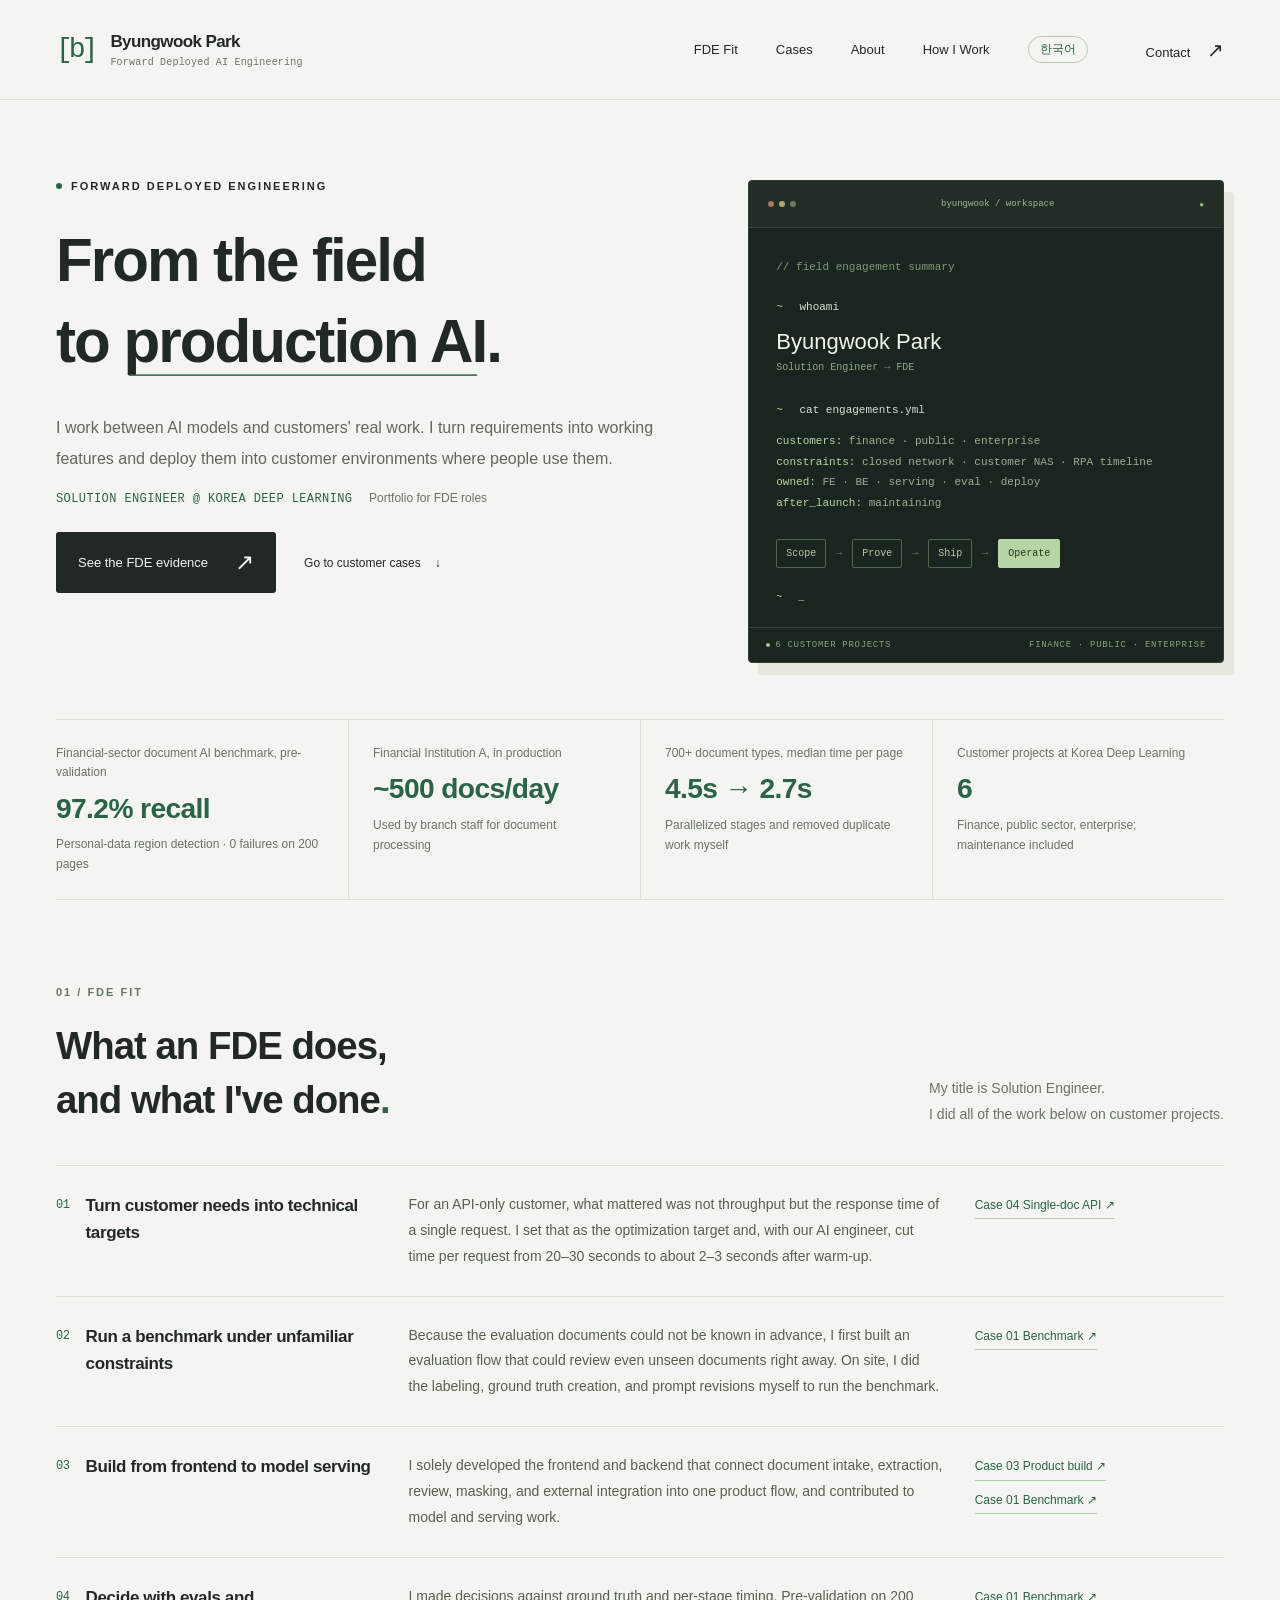
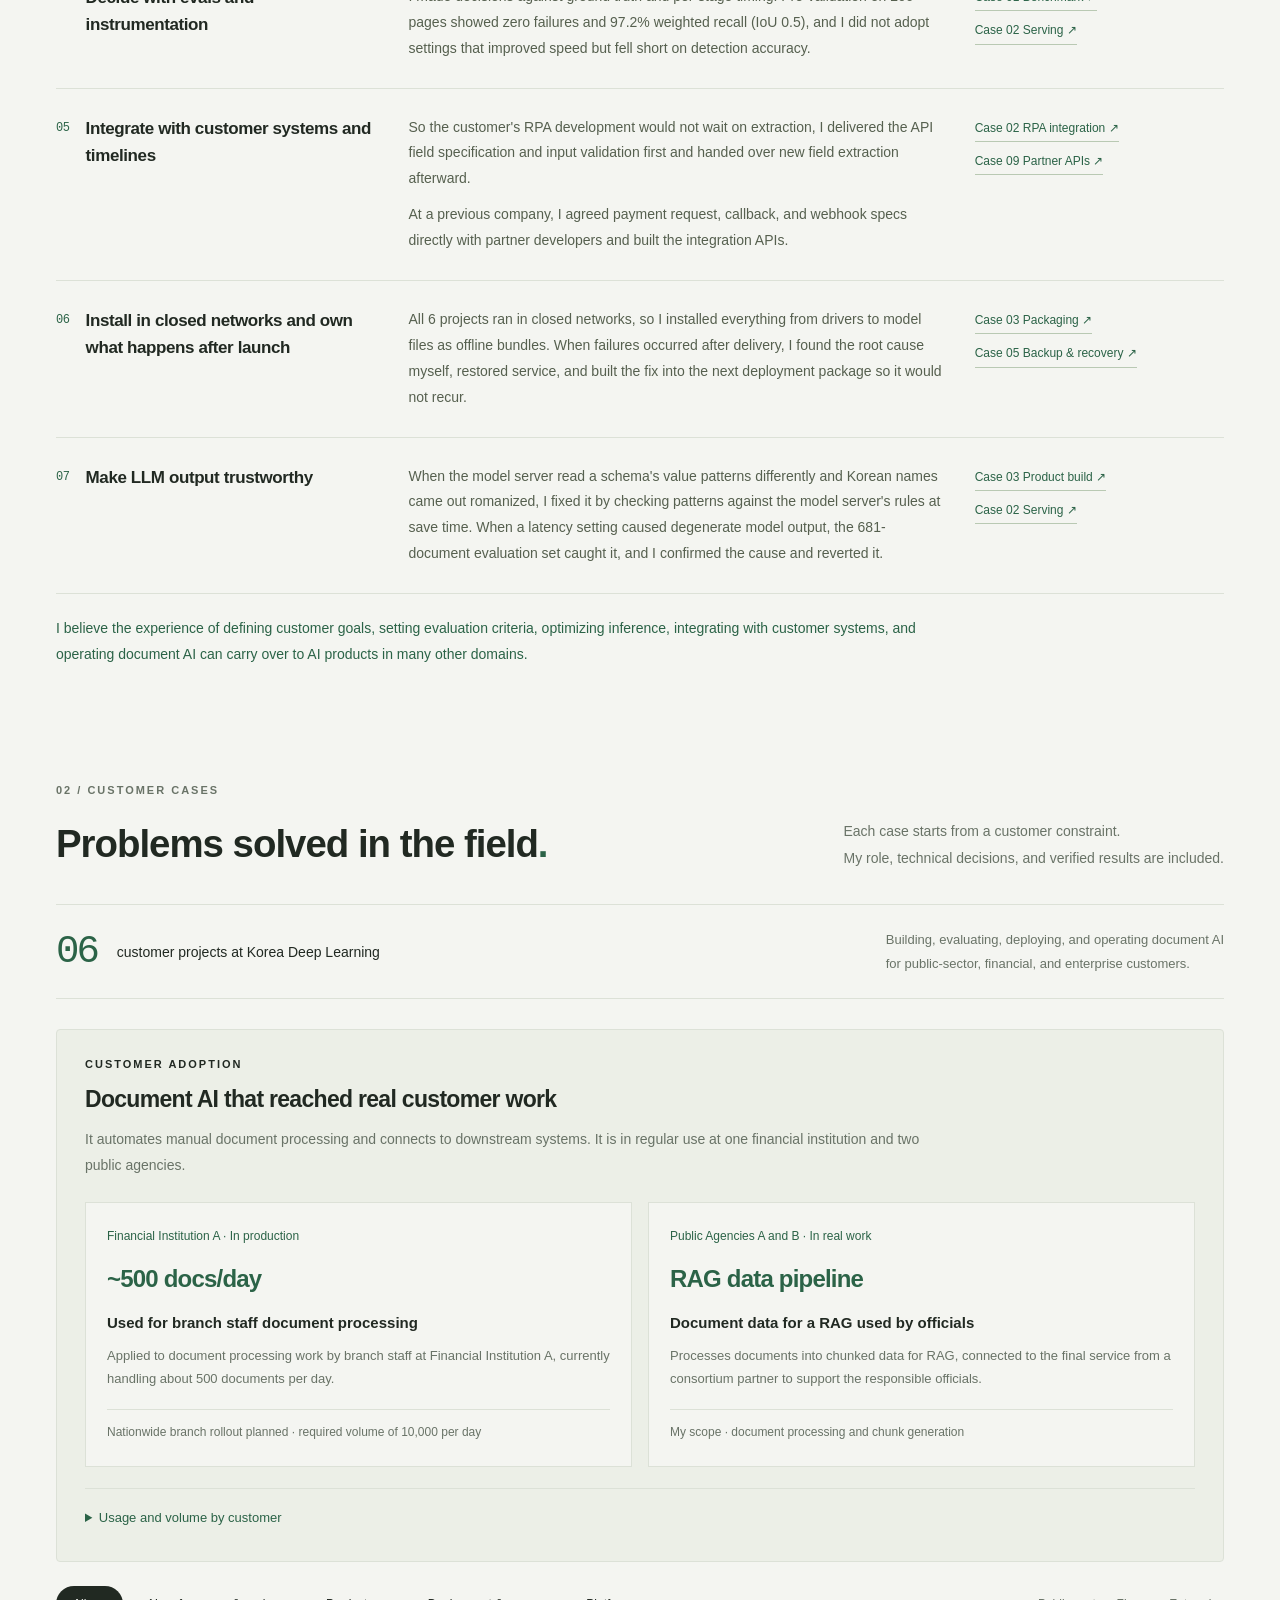
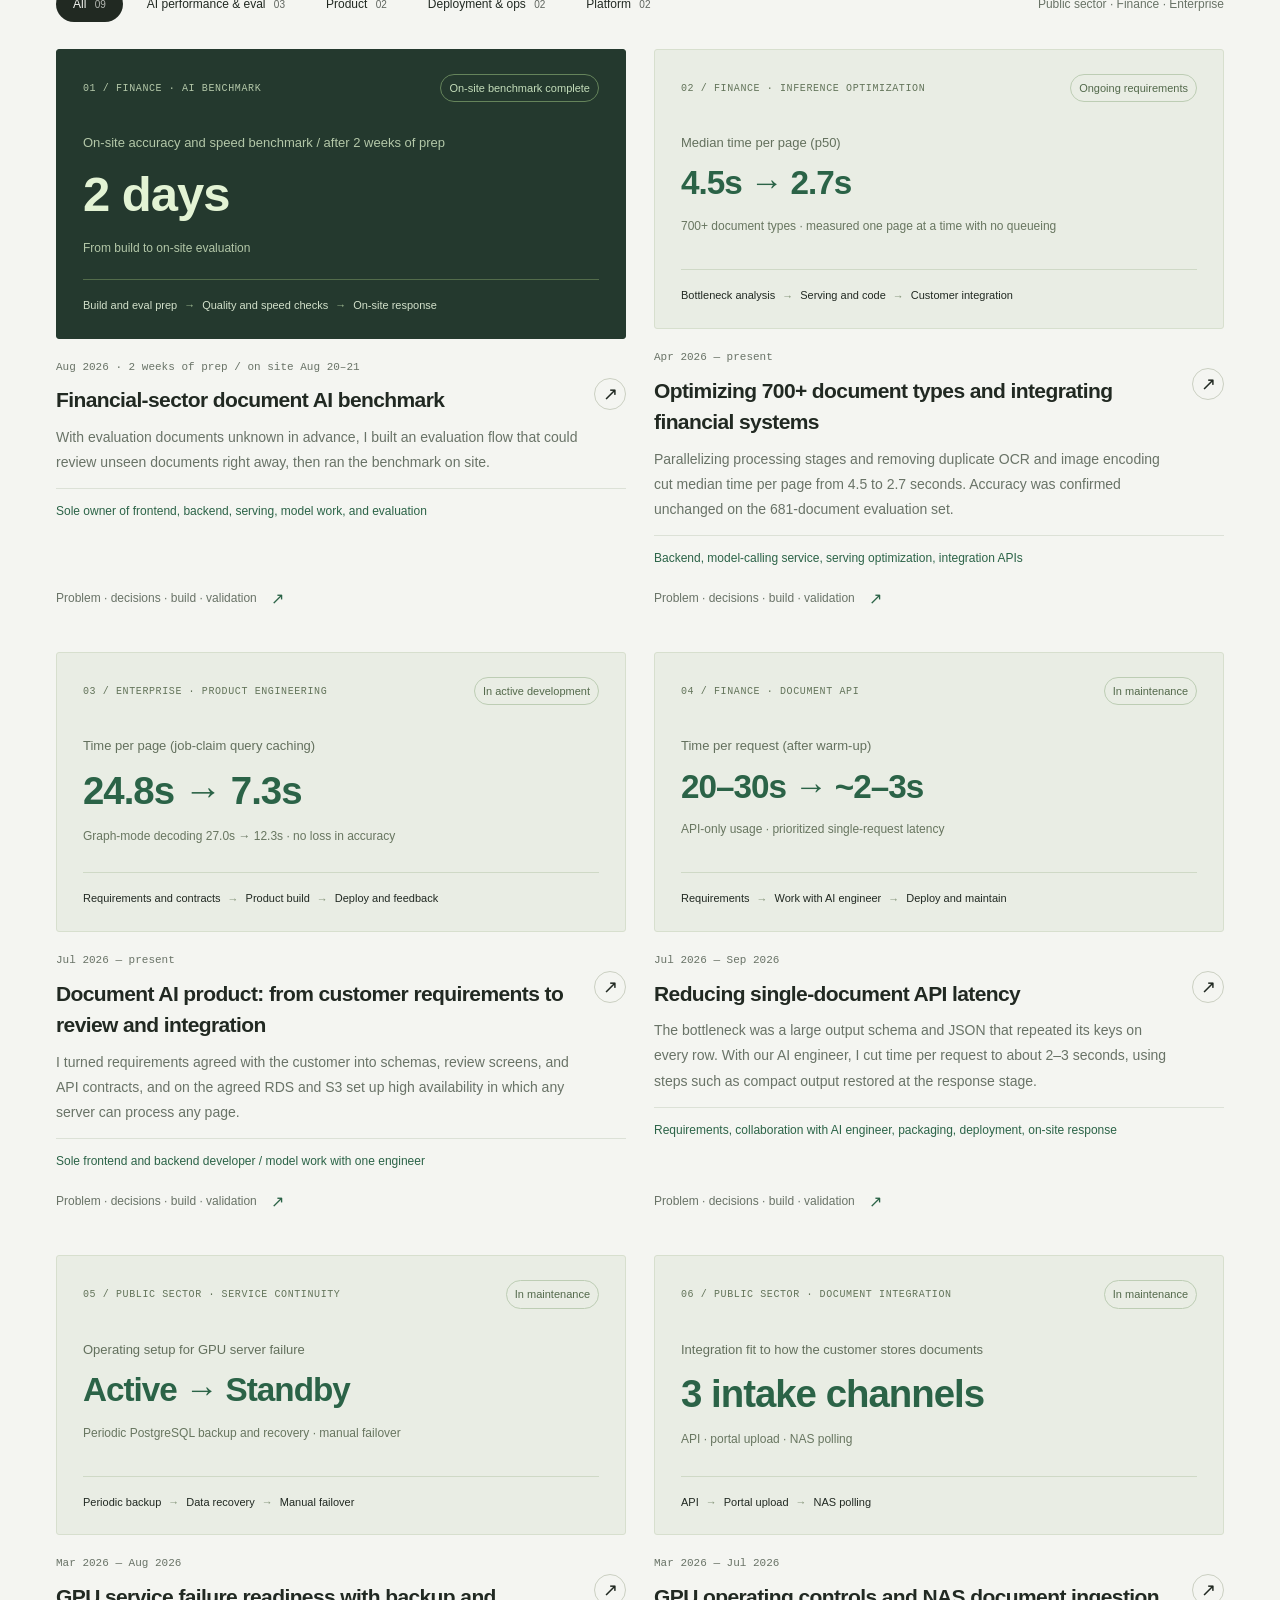
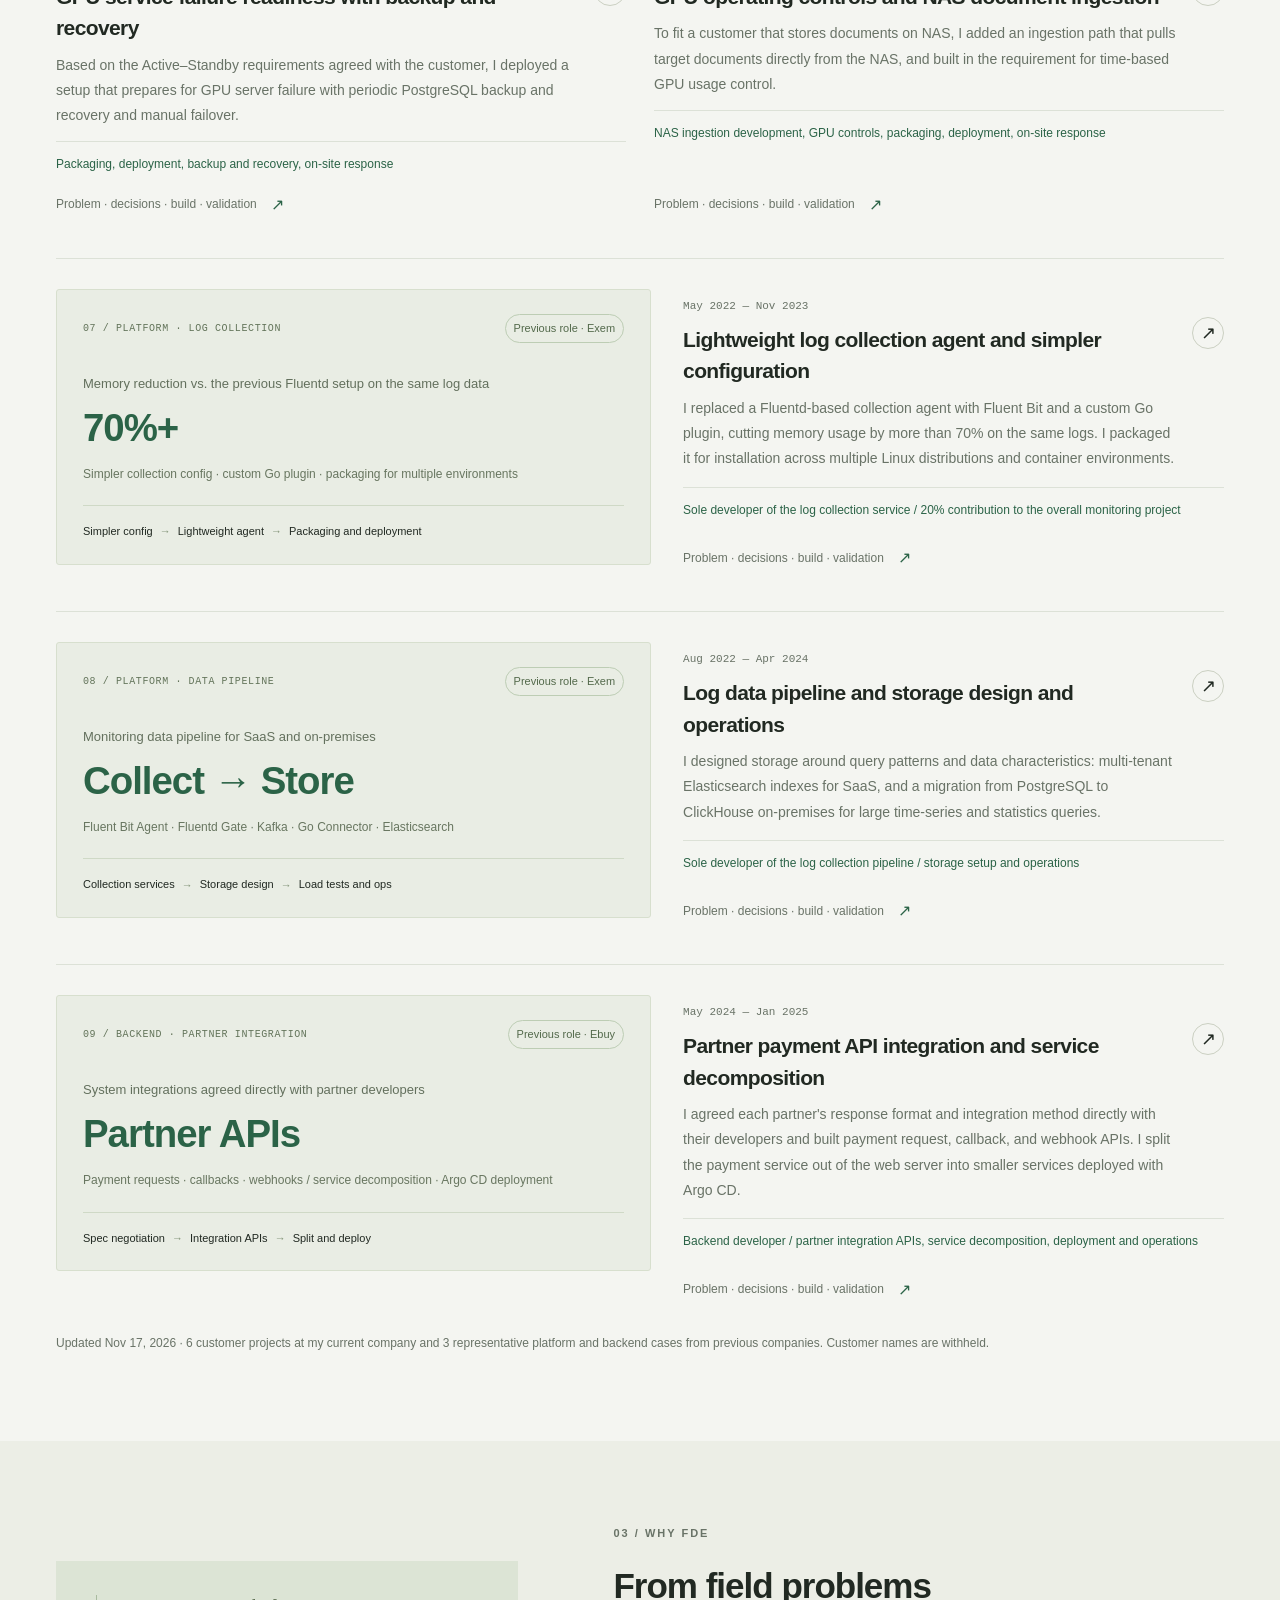
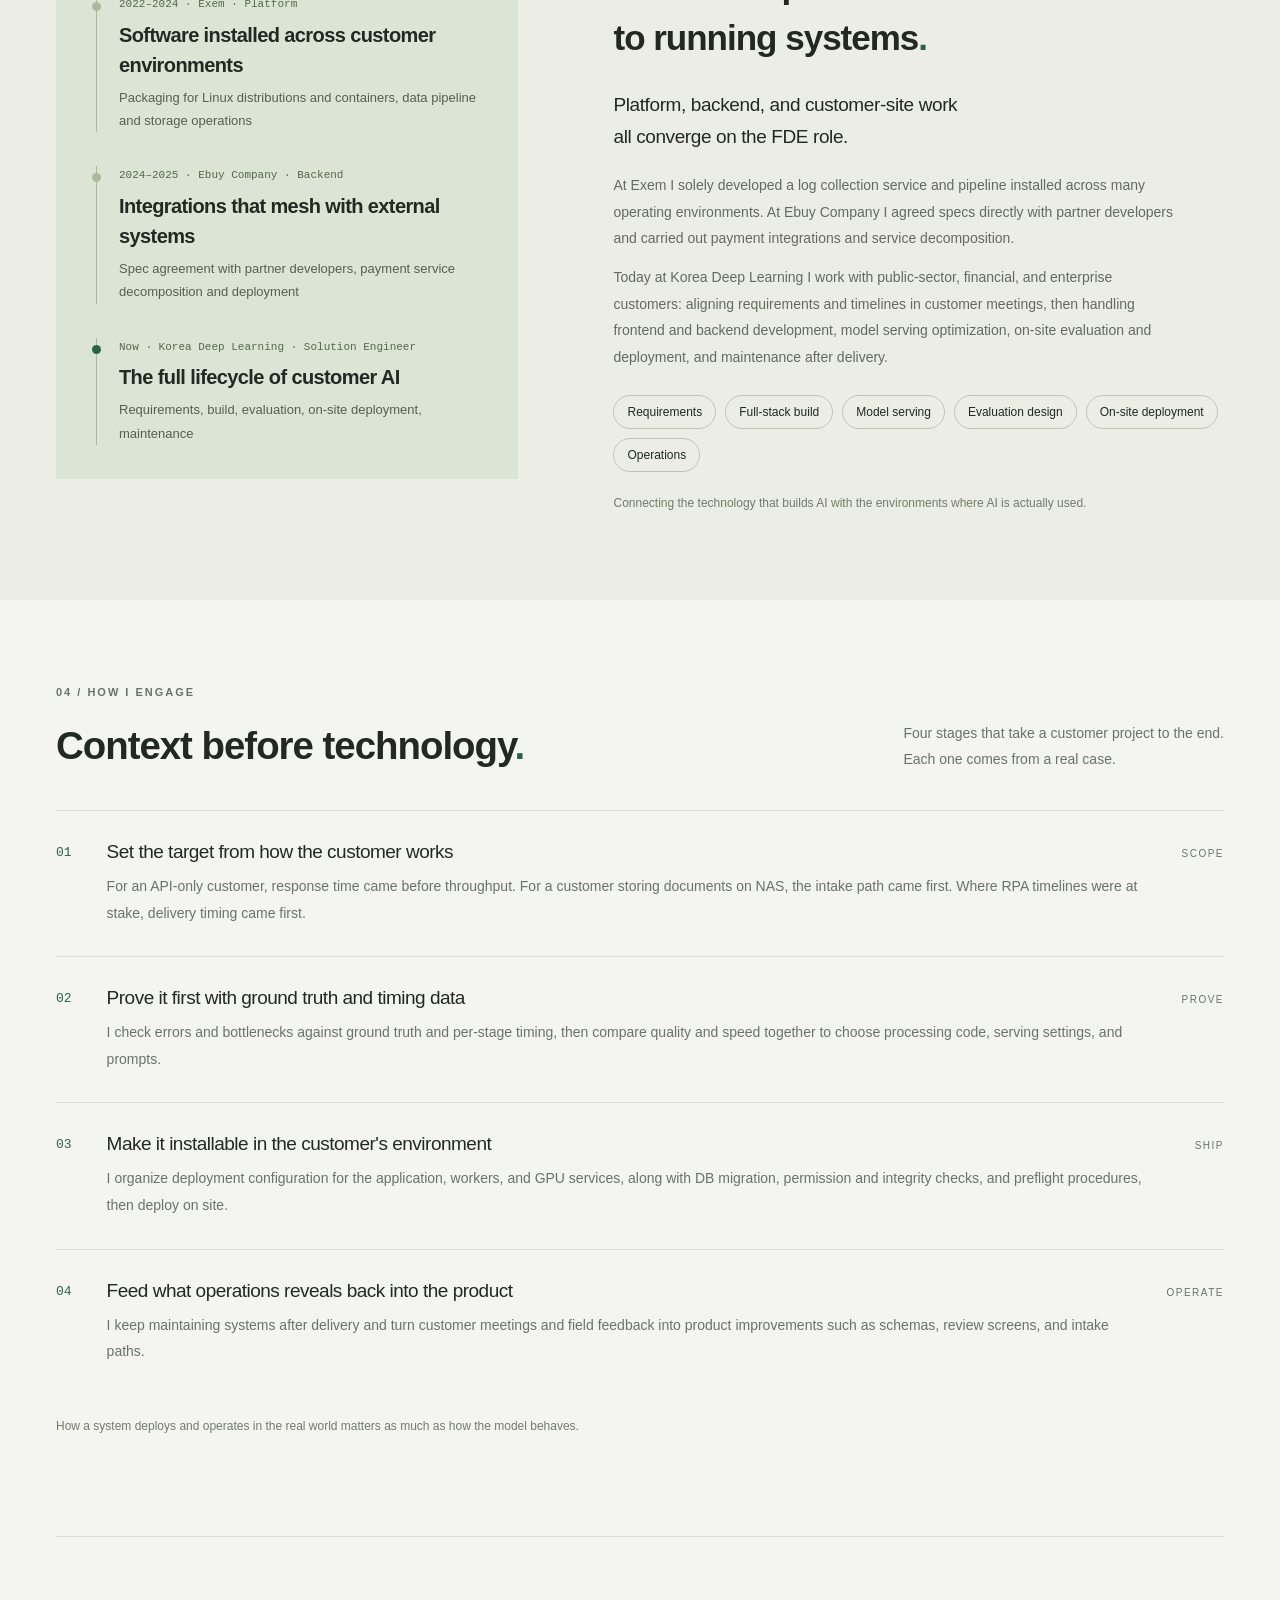
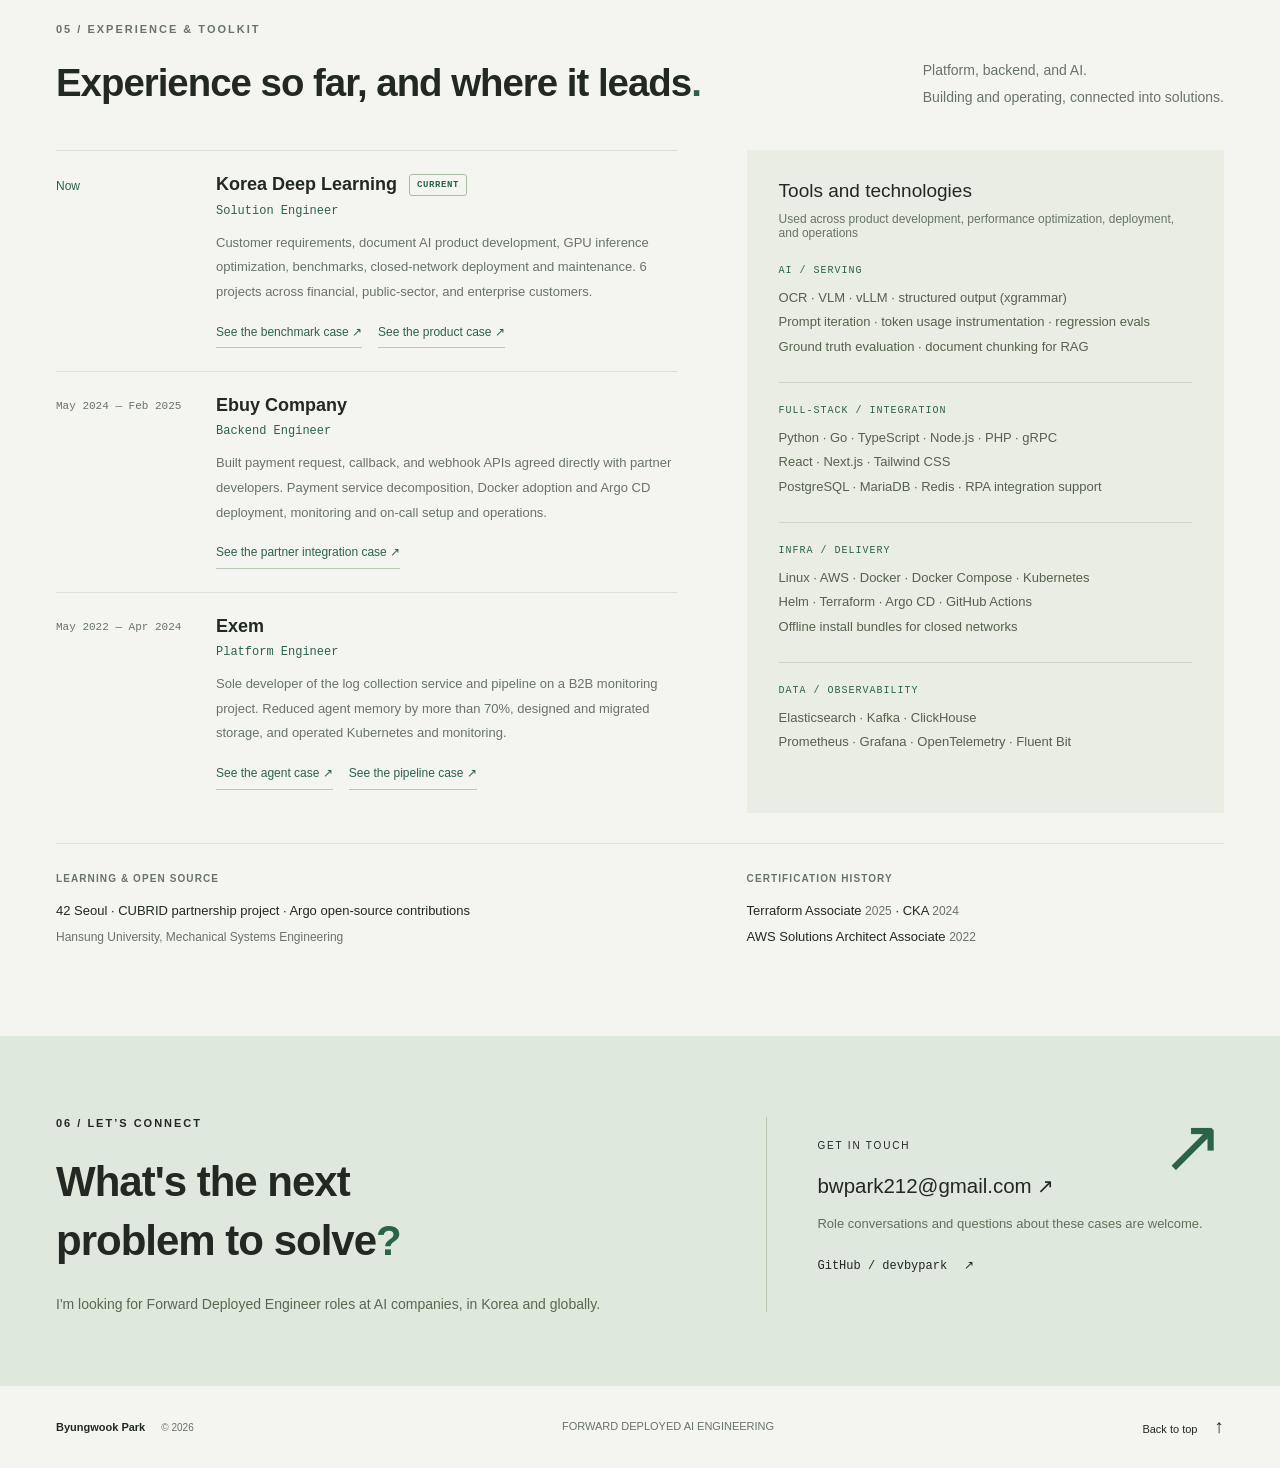
<file: en.html>
<!doctype html>
<html lang="en">
<head>
  <meta charset="UTF-8">
  <meta name="viewport" content="width=device-width, initial-scale=1">
  <meta name="theme-color" content="#f4f5f1">
  <meta name="description" content="Portfolio of Byungwook Park for Forward Deployed Engineer roles. Production AI for financial, public-sector, and enterprise customers, from requirements through evaluation, on-site deployment, and maintenance.">
  <meta property="og:title" content="Byungwook Park — Forward Deployed Engineer Portfolio">
  <meta property="og:description" content="A financial-sector document AI benchmark run on site, and ~500 documents/day in production. From the customer's field to production AI.">
  <meta property="og:type" content="website">
  <meta property="og:url" content="https://devbypark.github.io/en.html">
  <meta property="og:image" content="https://devbypark.github.io/cover-en.png">
  <link rel="alternate" hreflang="ko" href="https://devbypark.github.io/">
  <link rel="alternate" hreflang="en" href="https://devbypark.github.io/en.html">
  <title>Byungwook Park — Forward Deployed Engineer Portfolio</title>
  <link rel="icon" href="favicon.svg" type="image/svg+xml">
  <link rel="stylesheet" href="styles.css">
  <script src="projects.en.js" defer></script>
  <script src="app.js" defer></script>
</head>
<body>
  <a class="skip-link" href="#main">Skip to content</a>
  <header class="site-header">
    <div class="header-inner">
      <a class="wordmark" href="#home" aria-label="Byungwook Park portfolio home"><span class="brand-symbol" aria-hidden="true">[b]</span><span>Byungwook Park<span class="wordmark-sub">Forward Deployed AI Engineering</span></span></a>
      <button class="menu-toggle" type="button" aria-label="Open menu" aria-expanded="false" aria-controls="main-nav"><span></span><span></span></button>
      <nav id="main-nav" aria-label="Main menu">
        <a href="#fit">FDE Fit</a><a href="#work">Cases</a><a href="#about">About</a><a href="#process">How I Work</a><a class="nav-lang" href="index.html" hreflang="ko" lang="ko" aria-label="한국어로 보기">한국어</a><a class="nav-contact" href="#contact">Contact <span aria-hidden="true">↗</span></a>
      </nav>
    </div>
  </header>
  <main id="main">
    <section class="hero wrap" id="home" aria-labelledby="hero-title">
      <div class="hero-copy">
        <p class="eyebrow"><span class="tiny-dot"></span> FORWARD DEPLOYED ENGINEERING</p>
        <h1 id="hero-title">From the field<br>to <span class="hero-accent">production AI<svg viewBox="0 0 470 28" aria-hidden="true"><path d="M7 17H457"/></svg></span>.</h1>
        <p class="hero-description">I work between AI models and customers' real work. I turn requirements into working features and deploy them into customer environments where people use them.</p>
        <p class="role-label">SOLUTION ENGINEER @ KOREA DEEP LEARNING <span>Portfolio for FDE roles</span></p>
        <div class="hero-actions"><a class="button button-dark" href="#fit">See the FDE evidence <span aria-hidden="true">↗</span></a><a class="text-link" href="#work">Go to customer cases <span aria-hidden="true">↓</span></a></div>
      </div>
      <div class="hero-art engineering-art" role="img" aria-label="Terminal-style summary: financial, public-sector, and enterprise customers; field constraints such as closed networks and customer NAS; scope from frontend through evaluation and deployment">
        <div class="terminal-bar"><span class="terminal-dots"><i></i><i></i><i></i></span><span>byungwook / workspace</span><span class="terminal-live">●</span></div>
        <div class="terminal-body"><p class="terminal-comment">// field engagement summary</p><p class="terminal-command"><span>~</span> whoami</p><p class="terminal-output">Byungwook Park<span>Solution Engineer → FDE</span></p><p class="terminal-command"><span>~</span> cat engagements.yml</p><div class="terminal-code"><p><span>customers:</span> finance · public · enterprise</p><p><span>constraints:</span> closed network · customer NAS · RPA timeline</p><p><span>owned:</span> FE · BE · serving · eval · deploy</p><p><span>after_launch:</span> maintaining</p></div><div class="terminal-flow"><span>Scope</span><i>→</i><span>Prove</span><i>→</i><span>Ship</span><i>→</i><span class="flow-highlight">Operate</span></div><p class="terminal-command terminal-bottom"><span>~</span> <span class="terminal-cursor">_</span></p></div>
        <div class="terminal-footer"><span><i></i> 6 CUSTOMER PROJECTS</span><span>FINANCE · PUBLIC · ENTERPRISE</span></div>
      </div>
      <dl class="hero-proof" aria-label="Key results">
        <div><dt>Financial-sector document AI benchmark, pre-validation</dt><dd>97.2% recall</dd><dd class="hero-proof-note">Personal-data region detection · 0 failures on 200 pages</dd></div>
        <div><dt>Financial Institution A, in production</dt><dd>~500 docs/day</dd><dd class="hero-proof-note">Used by branch staff for document processing</dd></div>
        <div><dt>700+ document types, median time per page</dt><dd>4.5s → 2.7s</dd><dd class="hero-proof-note">Parallelized stages and removed duplicate work myself</dd></div>
        <div><dt>Customer projects at Korea Deep Learning</dt><dd>6</dd><dd class="hero-proof-note">Finance, public sector, enterprise; maintenance included</dd></div>
      </dl>
    </section>

    <section class="fit-section wrap section" id="fit" aria-labelledby="fit-title">
      <div class="section-heading"><div><p class="eyebrow section-index">01 / FDE FIT</p><h2 id="fit-title">What an FDE does,<br>and what I've done<span class="accent">.</span></h2></div><p class="section-intro">My title is Solution Engineer.<br>I did all of the work below on customer projects.</p></div>
      <ol class="fit-list">
        <li class="fit-row"><h3><span aria-hidden="true">01</span>Turn customer needs into technical targets</h3><p>For an API-only customer, what mattered was not throughput but the response time of a single request. I set that as the optimization target and, with our AI engineer, cut time per request from 20–30 seconds to about 2–3 seconds after warm-up.</p><div class="fit-links"><button type="button" data-project="finance_api">Case 04 Single-doc API <span aria-hidden="true">↗</span></button></div></li>
        <li class="fit-row"><h3><span aria-hidden="true">02</span>Run a benchmark under unfamiliar constraints</h3><p>Because the evaluation documents could not be known in advance, I first built an evaluation flow that could review even unseen documents right away. On site, I did the labeling, ground truth creation, and prompt revisions myself to run the benchmark.</p><div class="fit-links"><button type="button" data-project="finance_bmt">Case 01 Benchmark <span aria-hidden="true">↗</span></button></div></li>
        <li class="fit-row"><h3><span aria-hidden="true">03</span>Build from frontend to model serving</h3><p>I solely developed the frontend and backend that connect document intake, extraction, review, masking, and external integration into one product flow, and contributed to model and serving work.</p><div class="fit-links"><button type="button" data-project="enterprise_document_ai">Case 03 Product build <span aria-hidden="true">↗</span></button><button type="button" data-project="finance_bmt">Case 01 Benchmark <span aria-hidden="true">↗</span></button></div></li>
        <li class="fit-row"><h3><span aria-hidden="true">04</span>Decide with evals and instrumentation</h3><p>I made decisions against ground truth and per-stage timing. Pre-validation on 200 pages showed zero failures and 97.2% weighted recall (IoU 0.5), and I did not adopt settings that improved speed but fell short on detection accuracy.</p><div class="fit-links"><button type="button" data-project="finance_bmt">Case 01 Benchmark <span aria-hidden="true">↗</span></button><button type="button" data-project="finance_serving">Case 02 Serving <span aria-hidden="true">↗</span></button></div></li>
        <li class="fit-row"><h3><span aria-hidden="true">05</span>Integrate with customer systems and timelines</h3><p>So the customer's RPA development would not wait on extraction, I delivered the API field specification and input validation first and handed over new field extraction afterward.<span class="fit-sub">At a previous company, I agreed payment request, callback, and webhook specs directly with partner developers and built the integration APIs.</span></p><div class="fit-links"><button type="button" data-project="finance_serving">Case 02 RPA integration <span aria-hidden="true">↗</span></button><button type="button" data-project="payment_platform">Case 09 Partner APIs <span aria-hidden="true">↗</span></button></div></li>
        <li class="fit-row"><h3><span aria-hidden="true">06</span>Install in closed networks and own what happens after launch</h3><p>All 6 projects ran in closed networks, so I installed everything from drivers to model files as offline bundles. When failures occurred after delivery, I found the root cause myself, restored service, and built the fix into the next deployment package so it would not recur.</p><div class="fit-links"><button type="button" data-project="enterprise_document_ai">Case 03 Packaging <span aria-hidden="true">↗</span></button><button type="button" data-project="public_a">Case 05 Backup &amp; recovery <span aria-hidden="true">↗</span></button></div></li>
        <li class="fit-row"><h3><span aria-hidden="true">07</span>Make LLM output trustworthy</h3><p>When the model server read a schema's value patterns differently and Korean names came out romanized, I fixed it by checking patterns against the model server's rules at save time. When a latency setting caused degenerate model output, the 681-document evaluation set caught it, and I confirmed the cause and reverted it.</p><div class="fit-links"><button type="button" data-project="enterprise_document_ai">Case 03 Product build <span aria-hidden="true">↗</span></button><button type="button" data-project="finance_serving">Case 02 Serving <span aria-hidden="true">↗</span></button></div></li>
      </ol>
      <p class="fit-note">I believe the experience of defining customer goals, setting evaluation criteria, optimizing inference, integrating with customer systems, and operating document AI can carry over to AI products in many other domains.</p>
    </section>

    <section class="work-section wrap section" id="work" aria-labelledby="work-title">
      <div class="section-heading"><div><p class="eyebrow section-index">02 / CUSTOMER CASES</p><h2 id="work-title">Problems solved in the field<span class="accent">.</span></h2></div><p class="section-intro">Each case starts from a customer constraint.<br>My role, technical decisions, and verified results are included.</p></div>
      <div class="project-overview"><p><strong>06</strong><span>customer projects at Korea Deep Learning</span></p><p>Building, evaluating, deploying, and operating document AI<br>for public-sector, financial, and enterprise customers.</p></div>
      <section class="adoption-overview" aria-labelledby="adoption-title">
        <div class="adoption-heading"><p class="eyebrow">CUSTOMER ADOPTION</p><h3 id="adoption-title">Document AI that reached real customer work</h3><p>It automates manual document processing and connects to downstream systems. It is in regular use at one financial institution and two public agencies.</p></div>
        <div class="adoption-grid">
          <article class="adoption-card">
            <p class="adoption-label">Financial Institution A · In production</p>
            <p class="adoption-metric">~500 docs/day</p>
            <h4>Used for branch staff document processing</h4>
            <p>Applied to document processing work by branch staff at Financial Institution A, currently handling about 500 documents per day.</p>
            <p class="adoption-detail">Nationwide branch rollout planned · required volume of 10,000 per day</p>
          </article>
          <article class="adoption-card">
            <p class="adoption-label">Public Agencies A and B · In real work</p>
            <p class="adoption-metric">RAG data pipeline</p>
            <h4>Document data for a RAG used by officials</h4>
            <p>Processes documents into chunked data for RAG, connected to the final service from a consortium partner to support the responsible officials.</p>
            <p class="adoption-detail">My scope · document processing and chunk generation</p>
          </article>
        </div>
        <details class="adoption-details">
          <summary>Usage and volume by customer</summary>
          <div class="adoption-table-scroll" role="region" aria-label="Usage and volume by customer" tabindex="0">
            <table class="adoption-table">
              <caption>As of Oct 2026 · current volume and required volume are shown separately.</caption>
              <thead><tr><th scope="col">Customer</th><th scope="col">Users and usage</th><th scope="col">Current volume</th><th scope="col">Required volume</th></tr></thead>
              <tbody>
                <tr><th scope="row">Financial Institution A</th><td>Branch staff document processing · in regular use</td><td>~500 per day</td><td>10,000 per day · nationwide rollout planned</td></tr>
                <tr><th scope="row">Public Agency A</th><td>Chunked data for a RAG used by officials · in regular use</td><td>—</td><td>Hundreds per day</td></tr>
                <tr><th scope="row">Public Agency B</th><td>Chunked data for a RAG used by officials · in regular use</td><td>—</td><td>Hundreds per day</td></tr>
                <tr><th scope="row">Financial Institution B</th><td>Document processing by assigned staff</td><td>—</td><td>~10,000 per day</td></tr>
                <tr><th scope="row">Real estate services company</th><td>Staff processing and checking real estate documents</td><td>—</td><td>21,000 pages per day</td></tr>
              </tbody>
            </table>
          </div>
          <p class="adoption-table-note">“—” means current daily volume is not separately reported. Required volume reflects customer requirements, not actual daily throughput.</p>
        </details>
      </section>
      <div class="work-toolbar"><div class="filters" role="group" aria-label="Filter projects by area"><button class="filter active" type="button" data-filter="all" aria-pressed="true">All <span>09</span></button><button class="filter" type="button" data-filter="ai" aria-pressed="false">AI performance &amp; eval <span>03</span></button><button class="filter" type="button" data-filter="product" aria-pressed="false">Product <span>02</span></button><button class="filter" type="button" data-filter="operations" aria-pressed="false">Deployment &amp; ops <span>02</span></button><button class="filter" type="button" data-filter="platform" aria-pressed="false">Platform <span>02</span></button></div><p class="example-note">Public sector · Finance · Enterprise</p></div>
      <p class="sr-only" id="filter-status" role="status" aria-live="polite"></p>
      <div class="project-grid">
        <article class="project-card case-card" data-category="ai">
          <button class="project-open" type="button" data-project="finance_bmt" aria-label="Open details: Financial-sector document AI benchmark">
            <span class="case-panel case-panel-featured">
              <span class="case-panel-top"><span class="case-sector">01 / FINANCE · AI BENCHMARK</span><span class="case-status">On-site benchmark complete</span></span>
              <span class="case-metric-label">On-site accuracy and speed benchmark / after 2 weeks of prep</span>
              <span class="case-metric">2 days</span>
              <span class="case-caption">From build to on-site evaluation</span>
              <span class="case-flow"><span>Build and eval prep</span><i aria-hidden="true">→</i><span>Quality and speed checks</span><i aria-hidden="true">→</i><span>On-site response</span></span>
            </span>
            <span class="project-meta"><span><span class="case-period">Aug 2026 · 2 weeks of prep / on site Aug 20–21</span><span class="project-title">Financial-sector document AI benchmark</span><span class="project-description">With evaluation documents unknown in advance, I built an evaluation flow that could review unseen documents right away, then ran the benchmark on site.</span></span><span class="round-arrow" aria-hidden="true">↗</span></span>
            <span class="case-ownership">Sole owner of frontend, backend, serving, model work, and evaluation</span>
            <span class="case-detail-link">Problem · decisions · build · validation <span aria-hidden="true">↗</span></span>
          </button>
        </article>
        <article class="project-card case-card" data-category="ai">
          <button class="project-open" type="button" data-project="finance_serving" aria-label="Open details: Optimizing 700+ document types and integrating financial systems">
            <span class="case-panel">
              <span class="case-panel-top"><span class="case-sector">02 / FINANCE · INFERENCE OPTIMIZATION</span><span class="case-status">Ongoing requirements</span></span>
              <span class="case-metric-label">Median time per page (p50)</span>
              <span class="case-metric case-metric-long">4.5s → 2.7s</span>
              <span class="case-caption">700+ document types · measured one page at a time with no queueing</span>
              <span class="case-flow"><span>Bottleneck analysis</span><i aria-hidden="true">→</i><span>Serving and code</span><i aria-hidden="true">→</i><span>Customer integration</span></span>
            </span>
            <span class="project-meta"><span><span class="case-period">Apr 2026 — present</span><span class="project-title">Optimizing 700+ document types and integrating financial systems</span><span class="project-description">Parallelizing processing stages and removing duplicate OCR and image encoding cut median time per page from 4.5 to 2.7 seconds. Accuracy was confirmed unchanged on the 681-document evaluation set.</span></span><span class="round-arrow" aria-hidden="true">↗</span></span>
            <span class="case-ownership">Backend, model-calling service, serving optimization, integration APIs</span>
            <span class="case-detail-link">Problem · decisions · build · validation <span aria-hidden="true">↗</span></span>
          </button>
        </article>
        <article class="project-card case-card" data-category="product">
          <button class="project-open" type="button" data-project="enterprise_document_ai" aria-label="Open details: Document AI product from customer requirements to review and integration">
            <span class="case-panel">
              <span class="case-panel-top"><span class="case-sector">03 / ENTERPRISE · PRODUCT ENGINEERING</span><span class="case-status">In active development</span></span>
              <span class="case-metric-label">Time per page (job-claim query caching)</span>
              <span class="case-metric">24.8s → 7.3s</span>
              <span class="case-caption">Graph-mode decoding 27.0s → 12.3s · no loss in accuracy</span>
              <span class="case-flow"><span>Requirements and contracts</span><i aria-hidden="true">→</i><span>Product build</span><i aria-hidden="true">→</i><span>Deploy and feedback</span></span>
            </span>
            <span class="project-meta"><span><span class="case-period">Jul 2026 — present</span><span class="project-title">Document AI product: from customer requirements to review and integration</span><span class="project-description">I turned requirements agreed with the customer into schemas, review screens, and API contracts, and on the agreed RDS and S3 set up high availability in which any server can process any page.</span></span><span class="round-arrow" aria-hidden="true">↗</span></span>
            <span class="case-ownership">Sole frontend and backend developer / model work with one engineer</span>
            <span class="case-detail-link">Problem · decisions · build · validation <span aria-hidden="true">↗</span></span>
          </button>
        </article>
        <article class="project-card case-card" data-category="ai">
          <button class="project-open" type="button" data-project="finance_api" aria-label="Open details: Reducing single-document API latency">
            <span class="case-panel">
              <span class="case-panel-top"><span class="case-sector">04 / FINANCE · DOCUMENT API</span><span class="case-status">In maintenance</span></span>
              <span class="case-metric-label">Time per request (after warm-up)</span>
              <span class="case-metric case-metric-long">20–30s → ~2–3s</span>
              <span class="case-caption">API-only usage · prioritized single-request latency</span>
              <span class="case-flow"><span>Requirements</span><i aria-hidden="true">→</i><span>Work with AI engineer</span><i aria-hidden="true">→</i><span>Deploy and maintain</span></span>
            </span>
            <span class="project-meta"><span><span class="case-period">Jul 2026 — Sep 2026</span><span class="project-title">Reducing single-document API latency</span><span class="project-description">The bottleneck was a large output schema and JSON that repeated its keys on every row. With our AI engineer, I cut time per request to about 2–3 seconds, using steps such as compact output restored at the response stage.</span></span><span class="round-arrow" aria-hidden="true">↗</span></span>
            <span class="case-ownership">Requirements, collaboration with AI engineer, packaging, deployment, on-site response</span>
            <span class="case-detail-link">Problem · decisions · build · validation <span aria-hidden="true">↗</span></span>
          </button>
        </article>
        <article class="project-card case-card" data-category="operations">
          <button class="project-open" type="button" data-project="public_a" aria-label="Open details: GPU service failure readiness with backup and recovery">
            <span class="case-panel">
              <span class="case-panel-top"><span class="case-sector">05 / PUBLIC SECTOR · SERVICE CONTINUITY</span><span class="case-status">In maintenance</span></span>
              <span class="case-metric-label">Operating setup for GPU server failure</span>
              <span class="case-metric case-metric-long">Active → Standby</span>
              <span class="case-caption">Periodic PostgreSQL backup and recovery · manual failover</span>
              <span class="case-flow"><span>Periodic backup</span><i aria-hidden="true">→</i><span>Data recovery</span><i aria-hidden="true">→</i><span>Manual failover</span></span>
            </span>
            <span class="project-meta"><span><span class="case-period">Mar 2026 — Aug 2026</span><span class="project-title">GPU service failure readiness with backup and recovery</span><span class="project-description">Based on the Active–Standby requirements agreed with the customer, I deployed a setup that prepares for GPU server failure with periodic PostgreSQL backup and recovery and manual failover.</span></span><span class="round-arrow" aria-hidden="true">↗</span></span>
            <span class="case-ownership">Packaging, deployment, backup and recovery, on-site response</span>
            <span class="case-detail-link">Problem · decisions · build · validation <span aria-hidden="true">↗</span></span>
          </button>
        </article>
        <article class="project-card case-card" data-category="operations">
          <button class="project-open" type="button" data-project="public_b" aria-label="Open details: GPU operating controls and NAS document ingestion">
            <span class="case-panel">
              <span class="case-panel-top"><span class="case-sector">06 / PUBLIC SECTOR · DOCUMENT INTEGRATION</span><span class="case-status">In maintenance</span></span>
              <span class="case-metric-label">Integration fit to how the customer stores documents</span>
              <span class="case-metric">3 intake channels</span>
              <span class="case-caption">API · portal upload · NAS polling</span>
              <span class="case-flow"><span>API</span><i aria-hidden="true">→</i><span>Portal upload</span><i aria-hidden="true">→</i><span>NAS polling</span></span>
            </span>
            <span class="project-meta"><span><span class="case-period">Mar 2026 — Jul 2026</span><span class="project-title">GPU operating controls and NAS document ingestion</span><span class="project-description">To fit a customer that stores documents on NAS, I added an ingestion path that pulls target documents directly from the NAS, and built in the requirement for time-based GPU usage control.</span></span><span class="round-arrow" aria-hidden="true">↗</span></span>
            <span class="case-ownership">NAS ingestion development, GPU controls, packaging, deployment, on-site response</span>
            <span class="case-detail-link">Problem · decisions · build · validation <span aria-hidden="true">↗</span></span>
          </button>
        </article>
        <article class="project-card case-card case-history" data-category="platform">
          <button class="project-open" type="button" data-project="observability" aria-label="Open details: Lightweight log collection agent and simpler configuration">
            <span class="case-panel">
              <span class="case-panel-top"><span class="case-sector">07 / PLATFORM · LOG COLLECTION</span><span class="case-status">Previous role · Exem</span></span>
              <span class="case-metric-label">Memory reduction vs. the previous Fluentd setup on the same log data</span>
              <span class="case-metric">70%+</span>
              <span class="case-caption">Simpler collection config · custom Go plugin · packaging for multiple environments</span>
              <span class="case-flow"><span>Simpler config</span><i aria-hidden="true">→</i><span>Lightweight agent</span><i aria-hidden="true">→</i><span>Packaging and deployment</span></span>
            </span>
            <span class="project-meta"><span><span class="case-period">May 2022 — Nov 2023</span><span class="project-title">Lightweight log collection agent and simpler configuration</span><span class="project-description">I replaced a Fluentd-based collection agent with Fluent Bit and a custom Go plugin, cutting memory usage by more than 70% on the same logs. I packaged it for installation across multiple Linux distributions and container environments.</span></span><span class="round-arrow" aria-hidden="true">↗</span></span>
            <span class="case-ownership">Sole developer of the log collection service / 20% contribution to the overall monitoring project</span>
            <span class="case-detail-link">Problem · decisions · build · validation <span aria-hidden="true">↗</span></span>
          </button>
        </article>
        <article class="project-card case-card case-history" data-category="platform">
          <button class="project-open" type="button" data-project="monitoring_pipeline" aria-label="Open details: Log data pipeline and storage design and operations">
            <span class="case-panel">
              <span class="case-panel-top"><span class="case-sector">08 / PLATFORM · DATA PIPELINE</span><span class="case-status">Previous role · Exem</span></span>
              <span class="case-metric-label">Monitoring data pipeline for SaaS and on-premises</span>
              <span class="case-metric">Collect → Store</span>
              <span class="case-caption">Fluent Bit Agent · Fluentd Gate · Kafka · Go Connector · Elasticsearch</span>
              <span class="case-flow"><span>Collection services</span><i aria-hidden="true">→</i><span>Storage design</span><i aria-hidden="true">→</i><span>Load tests and ops</span></span>
            </span>
            <span class="project-meta"><span><span class="case-period">Aug 2022 — Apr 2024</span><span class="project-title">Log data pipeline and storage design and operations</span><span class="project-description">I designed storage around query patterns and data characteristics: multi-tenant Elasticsearch indexes for SaaS, and a migration from PostgreSQL to ClickHouse on-premises for large time-series and statistics queries.</span></span><span class="round-arrow" aria-hidden="true">↗</span></span>
            <span class="case-ownership">Sole developer of the log collection pipeline / storage setup and operations</span>
            <span class="case-detail-link">Problem · decisions · build · validation <span aria-hidden="true">↗</span></span>
          </button>
        </article>
        <article class="project-card case-card case-history" data-category="product">
          <button class="project-open" type="button" data-project="payment_platform" aria-label="Open details: Partner payment API integration and service decomposition">
            <span class="case-panel">
              <span class="case-panel-top"><span class="case-sector">09 / BACKEND · PARTNER INTEGRATION</span><span class="case-status">Previous role · Ebuy</span></span>
              <span class="case-metric-label">System integrations agreed directly with partner developers</span>
              <span class="case-metric">Partner APIs</span>
              <span class="case-caption">Payment requests · callbacks · webhooks / service decomposition · Argo CD deployment</span>
              <span class="case-flow"><span>Spec negotiation</span><i aria-hidden="true">→</i><span>Integration APIs</span><i aria-hidden="true">→</i><span>Split and deploy</span></span>
            </span>
            <span class="project-meta"><span><span class="case-period">May 2024 — Jan 2025</span><span class="project-title">Partner payment API integration and service decomposition</span><span class="project-description">I agreed each partner's response format and integration method directly with their developers and built payment request, callback, and webhook APIs. I split the payment service out of the web server into smaller services deployed with Argo CD.</span></span><span class="round-arrow" aria-hidden="true">↗</span></span>
            <span class="case-ownership">Backend developer / partner integration APIs, service decomposition, deployment and operations</span>
            <span class="case-detail-link">Problem · decisions · build · validation <span aria-hidden="true">↗</span></span>
          </button>
        </article>
      </div>
      <p class="project-update-note">Updated Nov 17, 2026 · 6 customer projects at my current company and 3 representative platform and backend cases from previous companies. Customer names are withheld.</p>
    </section>

    <section class="about-section section" id="about" aria-labelledby="about-title"><div class="wrap about-grid">
      <ol class="career-arc" aria-label="Career path">
        <li><span>2022–2024 · Exem · Platform</span><strong>Software installed across customer environments</strong><p>Packaging for Linux distributions and containers, data pipeline and storage operations</p></li>
        <li><span>2024–2025 · Ebuy Company · Backend</span><strong>Integrations that mesh with external systems</strong><p>Spec agreement with partner developers, payment service decomposition and deployment</p></li>
        <li class="is-current"><span>Now · Korea Deep Learning · Solution Engineer</span><strong>The full lifecycle of customer AI</strong><p>Requirements, build, evaluation, on-site deployment, maintenance</p></li>
      </ol>
      <div class="about-copy"><p class="eyebrow section-index">03 / WHY FDE</p><h2 id="about-title">From field problems<br>to running systems<span class="accent">.</span></h2><p class="about-lead">Platform, backend, and customer-site work<br>all converge on the FDE role.</p><p>At Exem I solely developed a log collection service and pipeline installed across many operating environments. At Ebuy Company I agreed specs directly with partner developers and carried out payment integrations and service decomposition.</p><p>Today at Korea Deep Learning I work with public-sector, financial, and enterprise customers: aligning requirements and timelines in customer meetings, then handling frontend and backend development, model serving optimization, on-site evaluation and deployment, and maintenance after delivery.</p><div class="about-values"><span>Requirements</span><span>Full-stack build</span><span>Model serving</span><span>Evaluation design</span><span>On-site deployment</span><span>Operations</span></div><p class="small-note">Connecting the technology that builds AI with the environments where AI is actually used.</p></div>
    </div></section>

    <section class="process-section wrap section" id="process" aria-labelledby="process-title"><div class="section-heading"><div><p class="eyebrow section-index">04 / HOW I ENGAGE</p><h2 id="process-title">Context before technology<span class="accent">.</span></h2></div><p class="section-intro">Four stages that take a customer project to the end.<br>Each one comes from a real case.</p></div><ol class="process-list"><li><span class="process-number">01</span><div><h3>Set the target from how the customer works</h3><p>For an API-only customer, response time came before throughput. For a customer storing documents on NAS, the intake path came first. Where RPA timelines were at stake, delivery timing came first.</p></div><span class="process-en">SCOPE</span></li><li><span class="process-number">02</span><div><h3>Prove it first with ground truth and timing data</h3><p>I check errors and bottlenecks against ground truth and per-stage timing, then compare quality and speed together to choose processing code, serving settings, and prompts.</p></div><span class="process-en">PROVE</span></li><li><span class="process-number">03</span><div><h3>Make it installable in the customer's environment</h3><p>I organize deployment configuration for the application, workers, and GPU services, along with DB migration, permission and integrity checks, and preflight procedures, then deploy on site.</p></div><span class="process-en">SHIP</span></li><li><span class="process-number">04</span><div><h3>Feed what operations reveals back into the product</h3><p>I keep maintaining systems after delivery and turn customer meetings and field feedback into product improvements such as schemas, review screens, and intake paths.</p></div><span class="process-en">OPERATE</span></li></ol><p class="small-note">How a system deploys and operates in the real world matters as much as how the model behaves.</p></section>

    <section class="experience-section wrap section" id="experience" aria-labelledby="experience-title">
      <div class="section-heading"><div><p class="eyebrow section-index">05 / EXPERIENCE &amp; TOOLKIT</p><h2 id="experience-title">Experience so far, and where it leads<span class="accent">.</span></h2></div><p class="section-intro">Platform, backend, and AI.<br>Building and operating, connected into solutions.</p></div>
      <div class="experience-grid">
        <div class="career-list">
          <article class="career-item"><span class="career-period current-period">Now</span><div><h3>Korea Deep Learning <span class="current-badge">CURRENT</span></h3><p class="career-role">Solution Engineer</p><p class="career-description">Customer requirements, document AI product development, GPU inference optimization, benchmarks, closed-network deployment and maintenance. 6 projects across financial, public-sector, and enterprise customers.</p><div class="career-project-links"><button class="career-project-link" type="button" data-project="finance_bmt">See the benchmark case ↗</button><button class="career-project-link" type="button" data-project="enterprise_document_ai">See the product case ↗</button></div></div></article>
          <article class="career-item"><span class="career-period">May 2024 — Feb 2025</span><div><h3>Ebuy Company</h3><p class="career-role">Backend Engineer</p><p class="career-description">Built payment request, callback, and webhook APIs agreed directly with partner developers. Payment service decomposition, Docker adoption and Argo CD deployment, monitoring and on-call setup and operations.</p><div class="career-project-links"><button class="career-project-link" type="button" data-project="payment_platform">See the partner integration case ↗</button></div></div></article>
          <article class="career-item"><span class="career-period">May 2022 — Apr 2024</span><div><h3>Exem</h3><p class="career-role">Platform Engineer</p><p class="career-description">Sole developer of the log collection service and pipeline on a B2B monitoring project. Reduced agent memory by more than 70%, designed and migrated storage, and operated Kubernetes and monitoring.</p><div class="career-project-links"><button class="career-project-link" type="button" data-project="observability">See the agent case ↗</button><button class="career-project-link" type="button" data-project="monitoring_pipeline">See the pipeline case ↗</button></div></div></article>
        </div>
        <div class="toolkit"><h3>Tools and technologies</h3><p class="toolkit-intro">Used across product development, performance optimization, deployment, and operations</p>
          <dl><div><dt>AI / SERVING</dt><dd>OCR · VLM · vLLM · structured output (xgrammar)<br>Prompt iteration · token usage instrumentation · regression evals<br>Ground truth evaluation · document chunking for RAG</dd></div><div><dt>FULL-STACK / INTEGRATION</dt><dd>Python · Go · TypeScript · Node.js · PHP · gRPC<br>React · Next.js · Tailwind CSS<br>PostgreSQL · MariaDB · Redis · RPA integration support</dd></div><div><dt>INFRA / DELIVERY</dt><dd>Linux · AWS · Docker · Docker Compose · Kubernetes<br>Helm · Terraform · Argo CD · GitHub Actions<br>Offline install bundles for closed networks</dd></div><div><dt>DATA / OBSERVABILITY</dt><dd>Elasticsearch · Kafka · ClickHouse<br>Prometheus · Grafana · OpenTelemetry · Fluent Bit</dd></div></dl>
        </div>
      </div>
      <div class="learning-strip"><div><p class="eyebrow">LEARNING &amp; OPEN SOURCE</p><p>42 Seoul · CUBRID partnership project · Argo open-source contributions<br><span>Hansung University, Mechanical Systems Engineering</span></p></div><div><p class="eyebrow">CERTIFICATION HISTORY</p><p>Terraform Associate <span>2025</span> · CKA <span>2024</span><br>AWS Solutions Architect Associate <span>2022</span></p></div></div>
    </section>

    <section class="contact-section" id="contact" aria-labelledby="contact-title"><div class="wrap contact-inner"><div><p class="eyebrow">06 / LET’S CONNECT</p><h2 id="contact-title">What's the next<br>problem to solve<span class="accent">?</span></h2><p>I'm looking for Forward Deployed Engineer roles at AI companies, in Korea and globally.</p></div><div class="contact-details"><span class="contact-spark" aria-hidden="true">↗</span><p class="contact-label">GET IN TOUCH</p><a id="contact-action" class="contact-email" href="mailto:bwpark212@gmail.com">bwpark212@gmail.com ↗</a><p class="contact-help" id="contact-help">Role conversations and questions about these cases are welcome.</p><a class="github-link" href="https://github.com/devbypark" target="_blank" rel="noopener noreferrer">GitHub / devbypark <span aria-hidden="true">↗</span></a></div></div></section>
  </main>
  <footer class="wrap site-footer"><a class="footer-brand" href="#home">Byungwook Park <span>© 2026</span></a><p>FORWARD DEPLOYED AI ENGINEERING</p><a class="back-top" href="#home">Back to top <span aria-hidden="true">↑</span></a></footer>
  <dialog id="project-dialog" aria-labelledby="dialog-title"><div class="dialog-top"><p class="eyebrow">ENGINEERING NOTES / PROJECT DETAILS</p><button class="dialog-close" type="button" aria-label="Close project details">×</button></div><div class="dialog-scroll" tabindex="0" aria-label="Project details"><div class="dialog-content"><p class="project-kicker" id="dialog-category"></p><h2 id="dialog-title"></h2><p class="dialog-summary" id="dialog-summary"></p><div class="dialog-evidence"><p id="dialog-metric-label"></p><strong id="dialog-metric"></strong><p id="dialog-metric-caption"></p></div><div class="dialog-signal"><p>What this case shows about FDE work</p><strong id="dialog-signal"></strong></div><dl class="dialog-facts"><div><dt>Period</dt><dd id="dialog-period"></dd></div><div><dt>Status</dt><dd id="dialog-status"></dd></div><div><dt>Context</dt><dd id="dialog-context"></dd></div><div><dt>My role and collaboration</dt><dd id="dialog-ownership"></dd></div><div class="dialog-fact-wide"><dt>Stack / scope</dt><dd id="dialog-scope"></dd></div></dl><div id="dialog-sections"></div></div></div></dialog>
</body>
</html>
</file>
<file: styles.css>
@charset "UTF-8";
.hero-adoption{margin-top:14px;font-size:11px;line-height:1.8;color:var(--accent)}
.adoption-overview{margin-top:30px;padding:28px;background:#ecefe7;border:1px solid var(--line);border-radius:4px}
.adoption-heading h3{margin-top:12px;font-size:23px;font-weight:600;letter-spacing:-.7px;line-height:1.5}
.adoption-heading>p:last-child{max-width:850px;margin-top:9px;font-size:12px;line-height:1.9;color:var(--muted)}
.adoption-grid{display:grid;grid-template-columns:repeat(2,minmax(0,1fr));gap:16px;margin-top:23px}
.adoption-card{padding:23px 21px;background:var(--paper);border:1px solid var(--line);min-width:0}
.adoption-label{font-size:10px;line-height:1.8;color:var(--accent)}
.adoption-metric{margin-top:13px;font-size:24px;font-weight:600;letter-spacing:-.8px;line-height:1.5;color:var(--accent)}
.adoption-card h4{margin:13px 0 0;font-size:13px;line-height:1.7;font-weight:600}
.adoption-card>p:not(.adoption-label):not(.adoption-metric):not(.adoption-detail){margin-top:9px;font-size:11px;line-height:1.95;color:var(--muted)}
.adoption-detail{margin-top:18px;padding-top:12px;border-top:1px solid var(--line);font-size:10px;line-height:1.8;color:var(--muted)}
.adoption-details{margin-top:21px;border-top:1px solid var(--line)}
.adoption-details summary{padding:17px 0 3px;font-size:12px;line-height:1.8;cursor:pointer;color:var(--accent)}
.adoption-details summary:focus-visible,.adoption-table-scroll:focus-visible{outline:3px solid var(--accent);outline-offset:4px}
.adoption-table-scroll{overflow-x:auto;margin-top:15px}
.adoption-table{width:100%;min-width:610px;border-collapse:collapse;text-align:left;font-size:11px;line-height:1.8}
.adoption-table caption{text-align:left;font-size:10px;color:var(--muted);padding-bottom:12px}
.adoption-table th,.adoption-table td{padding:13px 12px;border-bottom:1px solid var(--line);vertical-align:top}
.adoption-table thead th{font-size:10px;color:var(--muted);font-weight:500;background:#e5eadf}
.adoption-table tbody th{width:15%;font-weight:600;white-space:nowrap}
.adoption-table td:nth-child(2){width:42%;color:#56604f}
.adoption-table td:nth-child(3){width:17%;white-space:nowrap}
.adoption-table-note{margin-top:13px;font-size:10px;line-height:1.9;color:var(--muted)}
@media(max-width:960px){.adoption-grid{grid-template-columns:1fr;gap:12px}.adoption-card{padding:20px}.adoption-metric{font-size:23px}.adoption-heading h3{font-size:21px}}
@media(max-width:760px){.hero-adoption{font-size:10px;margin-top:12px}.adoption-overview{padding:21px 17px;margin-top:24px}.adoption-heading h3{font-size:20px;letter-spacing:-.5px}.adoption-heading>p:last-child{font-size:11px}.adoption-grid{margin-top:19px}.adoption-table caption{font-size:9px}.adoption-table-note{font-size:9px}.adoption-details summary{font-size:11px}}
:root{--paper:#f4f5f1;--ink:#212922;--muted:#697367;--line:#dce1d7;--accent:#2b6347;--white:#fff;--ease:cubic-bezier(.2,.65,.3,1)}
*{box-sizing:border-box}html{scroll-behavior:smooth;scroll-padding-top:106px}body{margin:0;background:var(--paper);color:var(--ink);font-family:Arial,"Apple SD Gothic Neo","Noto Sans KR",sans-serif;word-break:keep-all;-webkit-font-smoothing:antialiased}body.modal-open{overflow:hidden}button,a{-webkit-tap-highlight-color:transparent}button{font:inherit;color:inherit}a{color:inherit;text-decoration:none}button{cursor:pointer}img{display:block;width:100%;height:auto}h1,h2,h3,p{margin:0}button:focus-visible,a:focus-visible{outline:3px solid var(--accent);outline-offset:6px}::selection{background:#b7d5bf;color:var(--ink)}[hidden]{display:none!important}.wrap{width:min(1240px,calc(100% - 112px));margin-inline:auto}.sr-only{position:absolute;width:1px;height:1px;padding:0;overflow:hidden;clip:rect(0,0,0,0);white-space:nowrap;border:0}.skip-link{position:fixed;top:-100px;left:20px;background:var(--ink);color:var(--white);padding:14px 22px;z-index:20}.skip-link:focus{top:12px}.site-header{height:100px;border-bottom:1px solid var(--line);background:rgba(244,245,241,.96);position:sticky;top:0;z-index:10}.header-inner{width:min(1352px,calc(100% - 112px));margin:auto;display:flex;align-items:center;justify-content:space-between;height:100%}.wordmark{display:flex;align-items:center;gap:12px;font-size:16px;font-weight:750;letter-spacing:-.5px}.brand-symbol{color:var(--accent);font-size:49px;line-height:1;font-weight:400}.wordmark-sub{display:block;margin-top:5px;color:var(--muted);font-size:10px;letter-spacing:.3px;font-weight:400}nav{display:flex;align-items:center;gap:38px;font-size:13px}nav a{position:relative}nav a:after{content:"";position:absolute;left:0;right:0;bottom:-8px;height:1px;background:var(--accent);transform:scaleX(0);transition:transform .2s}nav a:hover:after{transform:scaleX(1)}.nav-contact{margin-left:20px}.nav-contact span{margin-left:13px;font-size:20px}.menu-toggle{display:none}.hero{padding-top:80px;display:grid;grid-template-columns:1.35fr 1fr;column-gap:50px}.eyebrow{font-size:10px;font-weight:600;letter-spacing:2px;display:flex;align-items:center;gap:9px}.tiny-dot{width:6px;height:6px;background:var(--accent);border-radius:50%}.hero h1{font-size:clamp(42px,4.8vw,73px);font-weight:650;line-height:1.34;letter-spacing:-4px;margin-top:29px;white-space:nowrap}.hero-accent{position:relative}.hero-accent svg{position:absolute;left:-7%;width:114%;bottom:-14px;fill:none;stroke:var(--accent);stroke-width:3;stroke-linecap:round;opacity:.85}.hero-description{font-size:16px;line-height:1.9;color:#62665d;margin-top:31px}.hero-actions{display:flex;align-items:center;gap:28px;margin-top:34px}.button{display:inline-flex;align-items:center;gap:27px;padding:17px 22px;font-size:13px;border-radius:3px}.button-dark{background:var(--ink);color:var(--paper);transition:background .2s,transform .2s}.button-dark:hover{background:var(--accent);transform:translateY(-2px)}.button span{font-size:23px;font-weight:300}.text-link{font-size:12px;display:flex;align-items:center;gap:14px}.text-link:hover{color:var(--accent)}.hero-art{position:relative;aspect-ratio:1;background:#eceee5;overflow:hidden;margin-top:10px;border:1px solid #e2e4da}.hero-bottom{grid-column:1/-1;border-bottom:1px solid var(--line);margin-top:61px;padding-bottom:25px;display:flex;justify-content:space-between;font-size:9px;letter-spacing:1.7px}.hero-bottom i{font-style:normal;margin:0 14px;color:var(--accent)}.hero-bottom a{letter-spacing:.2px;font-size:11px;color:var(--muted)}.hero-bottom a span{margin-left:21px;color:var(--ink);font-size:17px}.section{padding-block:86px}.section-heading{display:flex;justify-content:space-between;align-items:end;gap:30px}.section-index{color:var(--muted);margin-bottom:21px}h2{font-size:clamp(29px,3vw,43px);font-weight:600;letter-spacing:-1.9px;line-height:1.42}.accent{color:var(--accent)}.section-intro{font-size:13px;line-height:1.9;color:var(--muted)}.work-toolbar{margin-top:37px;margin-bottom:27px;display:flex;justify-content:space-between;align-items:center;gap:20px}.filters{display:flex;gap:7px;flex-wrap:wrap}.filter{font-size:11px;background:transparent;border:1px solid transparent;border-radius:40px;padding:10px 16px;transition:background .2s}.filter.active{background:var(--ink);color:var(--paper)}.filter:hover:not(.active){border-color:#bdc1b3}.filter span{font-size:8px;margin-left:5px;opacity:.7}.example-note{font-size:10px;color:var(--muted);display:flex;gap:5px;align-items:center}.example-note span{font-size:16px;color:var(--accent)}.project-grid{display:grid;grid-template-columns:1fr 1fr;gap:45px 28px}.project-open{width:100%;background:none;border:0;padding:0;text-align:left;display:block}.project-image{position:relative;display:block;overflow:hidden;border:1px solid #e3e2da}.project-image img{aspect-ratio:4/3;object-fit:cover;transition:transform .65s var(--ease)}.project-open:hover .project-image img{transform:scale(1.035)}.project-hover{position:absolute;bottom:22px;right:22px;color:white;background:var(--ink);padding:12px 17px;font-size:11px;border-radius:30px;opacity:0;transform:translateY(8px);transition:all .25s}.project-open:hover .project-hover,.project-open:focus-visible .project-hover{opacity:1;transform:translateY(0)}.project-meta{display:flex;justify-content:space-between;align-items:center;gap:15px;margin-top:23px}.project-meta>span:first-child{display:block}.project-kicker{font-size:9px;color:var(--muted);letter-spacing:1.2px;display:block}.project-title{font-size:20px;font-weight:600;letter-spacing:-.6px;margin-top:10px;display:block}.project-description{font-size:12px;color:var(--muted);margin-top:8px;line-height:1.6;display:block}.round-arrow{width:38px;height:38px;flex:none;border:1px solid #cbd0c2;border-radius:50%;display:grid;place-items:center;font-size:21px;transition:background .2s,border-color .2s,color .2s}.project-open:hover .round-arrow{background:var(--accent);border-color:var(--accent);color:var(--paper)}.project-wide{grid-column:1/-1}.project-wide .project-open{display:grid;grid-template-columns:1.6fr 1fr;background:#eceee8}.project-wide .project-image{border:none}.project-wide .project-image img{aspect-ratio:1.78}.project-wide .project-meta{margin:0;padding:36px;align-items:flex-start;flex-direction:column;justify-content:center}.project-wide .project-title{font-size:23px;line-height:1.5}.project-wide .round-arrow{margin-top:24px}.project-wide .project-kicker{font-size:9px}.project-tags{display:flex;gap:7px;margin-top:23px}.project-tags span{font-size:10px;border:1px solid #cbd0c2;padding:6px 10px;border-radius:30px}.project-card:only-child{grid-column:1/-1;max-width:800px}.project-card.project-wide:only-child{max-width:none}.about-section{background:#eceee6}.about-grid{display:grid;grid-template-columns:1fr 1.32fr;gap:95px;align-items:center}.about-art{position:relative;min-height:450px;background:#e2e5d9;padding:38px;overflow:hidden;display:flex;flex-direction:column;justify-content:flex-end}.about-art p{font-size:47px;font-weight:500;line-height:1.05;letter-spacing:-2px;z-index:1}.about-art>span{font-size:10px;color:#5d6556;margin-top:24px}.about-copy h2{font-size:36px;line-height:1.5}.about-lead{font-size:19px;font-weight:500;line-height:1.7;margin-top:24px;margin-bottom:19px;letter-spacing:-.4px}.about-copy>p:not(.eyebrow):not(.about-lead):not(.small-note){font-size:13px;color:#646b5c;line-height:2;margin-top:12px;max-width:480px}.about-values{display:flex;gap:9px;flex-wrap:wrap;margin-top:25px}.about-values span{font-size:10px;border:1px solid #bfc7b2;border-radius:30px;padding:9px 13px}.small-note{font-size:10px;color:#737b69;margin-top:22px;line-height:1.6}.process-section{padding-bottom:100px}.process-list{list-style:none;margin:37px 0 0;padding:0}.process-list li{display:flex;align-items:center;gap:35px;padding:30px 0;border-top:1px solid var(--line)}.process-number{font-size:13px;color:var(--accent);font-family:monospace;align-self:start;padding-top:4px}.process-list h3{font-size:19px;font-weight:500;letter-spacing:-.5px}.process-list p{font-size:12px;color:var(--muted);margin-top:10px;line-height:1.9}.process-en{margin-left:auto;align-self:start;font-size:9px;letter-spacing:1.5px;color:var(--muted);padding-top:7px}.contact-section{background:#dfe8dc;padding:81px 0 74px}.contact-inner{display:grid;grid-template-columns:1.4fr 1fr;gap:70px;align-items:center}.contact-inner h2{font-size:42px;margin-top:23px}.contact-inner>div>p:last-child{font-size:13px;color:#596951;margin-top:25px}.contact-details{position:relative;padding-left:50px;border-left:1px solid #b9c9b3;align-self:stretch;display:flex;flex-direction:column;justify-content:end;padding-bottom:15px}.contact-spark{font-size:78px;position:absolute;top:-8px;right:0;color:var(--accent);line-height:1}.contact-label{font-size:9px;letter-spacing:1.8px;margin-bottom:20px}.contact-help{line-height:1.6!important;font-size:11px!important;margin-top:12px!important;color:#60705b!important}.contact-email{font-size:23px;line-height:1.5;display:inline-block;word-break:break-all}.contact-email:hover{color:var(--accent)}.site-footer{padding-block:30px;display:flex;align-items:center;justify-content:space-between;gap:30px}.footer-brand{font-size:11px;font-weight:600;white-space:nowrap}.footer-brand span{margin-left:13px;color:var(--muted);font-size:9px;font-weight:400}.site-footer p{font-size:9px;line-height:1.6;color:var(--muted);text-align:center}.back-top{font-size:10px;white-space:nowrap}.back-top span{font-size:19px;margin-left:14px}dialog{border:0;padding:0;width:min(830px,calc(100% - 40px));max-height:90dvh;background:var(--paper);border-radius:5px;box-shadow:0 20px 120px #0005;overflow:hidden}dialog::backdrop{background:#20271ec9;backdrop-filter:blur(5px)}.dialog-top{display:flex;align-items:center;justify-content:space-between;padding:15px 26px;border-bottom:1px solid var(--line);background:var(--paper)}.dialog-top .eyebrow{font-size:8px;letter-spacing:1.2px}.dialog-close{border:1px solid var(--line);background:none;line-height:1;width:32px;height:32px;border-radius:50%;font-size:23px}.dialog-close:hover{background:var(--ink);color:white}.dialog-scroll{overflow-y:auto;max-height:calc(90dvh - 63px);overscroll-behavior:contain}.dialog-scroll>img{max-height:380px;object-fit:cover}.dialog-content{padding:35px 42px}.dialog-content h2{font-size:32px;margin-top:12px}.dialog-summary{font-size:15px;color:var(--muted);line-height:1.8;margin-top:12px}.dialog-facts{margin:29px 0;border-block:1px solid var(--line);padding:18px 0;display:grid;grid-template-columns:1fr 1fr;gap:20px}.dialog-facts span,.dialog-facts strong{display:block;font-size:11px}.dialog-facts span{color:var(--muted);margin-bottom:9px}.dialog-facts strong{font-weight:500}.dialog-content h3{font-size:17px;font-weight:600;margin-top:24px;margin-bottom:10px}.dialog-content section p{font-size:13px;line-height:1.95;color:#686f60}.dialog-note{background:#e5eadf;color:#606655;font-size:10px;line-height:1.9;padding:16px 18px;margin-top:28px}
@media(min-width:1500px){.hero h1{font-size:74px}.hero{column-gap:60px}}
@media(max-width:1100px){.wrap,.header-inner{width:calc(100% - 72px)}.hero{column-gap:32px;padding-top:62px}.hero h1{font-size:5vw;letter-spacing:-2.8px}.hero-art{align-self:center}.hero-description{font-size:14px}.hero-actions{gap:20px}.text-link{font-size:11px}.button{padding:14px 18px;gap:20px}.about-grid{gap:50px}.about-art{min-height:420px;padding:28px}.about-art p{font-size:40px}.about-copy h2{font-size:31px}.project-wide .project-meta{padding:27px}.project-wide .project-title{font-size:20px}.contact-inner{gap:45px}.contact-details{padding-left:30px}.contact-inner h2{font-size:36px}.section-intro{font-size:12px}}
@media(max-width:760px){html{scroll-padding-top:88px}.wrap,.header-inner{width:calc(100% - 40px)}.site-header{height:77px}.brand-symbol{font-size:40px}.wordmark{font-size:14px}.wordmark-sub{font-size:9px}.menu-toggle{display:flex;flex-direction:column;justify-content:center;gap:6px;background:none;border:1px solid var(--line);width:40px;height:40px;align-items:center}.menu-toggle span{display:block;width:17px;height:1px;background:var(--ink);transition:transform .2s}.menu-toggle[aria-expanded=true] span:first-child{transform:translateY(3.5px) rotate(45deg)}.menu-toggle[aria-expanded=true] span:last-child{transform:translateY(-3.5px) rotate(-45deg)}nav{display:none;position:absolute;top:76px;left:0;right:0;background:var(--paper);padding:23px 24px 26px;border-bottom:1px solid var(--line);flex-direction:column;align-items:flex-start;gap:25px;font-size:14px}nav.is-open{display:flex}.nav-contact{margin-left:0}.hero{display:block;padding-top:48px}.hero h1{font-size:clamp(40px,8.3vw,60px);letter-spacing:-2.5px;line-height:1.35;margin-top:26px}.eyebrow{font-size:8px;letter-spacing:1.6px}.hero-description{font-size:14px;margin-top:28px}.hero-actions{margin-top:28px}.button{font-size:12px;padding:14px 17px}.hero-art{margin-top:41px;aspect-ratio:1.2}.hero-bottom{margin-top:30px;padding-bottom:21px;font-size:7px;letter-spacing:.9px}.hero-bottom i{margin:0 7px}.hero-bottom a{font-size:9px}.hero-bottom a span{margin-left:10px}.section{padding-block:58px}.section-heading{display:block}.section-index{margin-bottom:17px}h2{font-size:30px;letter-spacing:-1.4px}.section-intro{margin-top:19px;line-height:1.9;font-size:12px}.work-toolbar{align-items:flex-start;flex-direction:column;margin-top:28px;gap:15px;margin-bottom:20px}.filter{font-size:10px;padding:9px 12px}.example-note{font-size:9px}.project-grid{grid-template-columns:1fr;gap:32px}.project-meta{margin-top:17px}.project-title{font-size:18px;margin-top:8px}.project-description{font-size:11px}.project-wide .project-open{display:block}.project-wide .project-image img{aspect-ratio:1.5}.project-wide .project-meta{padding:22px;flex-direction:row;align-items:center;justify-content:space-between}.project-wide .project-title{font-size:18px}.project-wide .round-arrow{margin-top:0}.project-tags{margin-top:15px}.project-tags span{font-size:9px}.about-grid{display:flex;flex-direction:column;gap:37px;align-items:stretch}.about-art{min-height:310px;padding:30px}.about-art p{font-size:41px}.about-art>span{margin-top:20px}.about-copy h2{font-size:30px}.about-lead{font-size:18px;margin-top:24px}.about-copy>p:not(.eyebrow):not(.about-lead):not(.small-note){font-size:12px}.process-list{margin-top:26px}.process-list li{gap:18px;padding:24px 0;align-items:start}.process-list h3{font-size:16px;line-height:1.6}.process-list p{font-size:11px;margin-top:7px}.process-number{padding-top:5px;font-size:11px}.process-en{display:none}.contact-section{padding:55px 0}.contact-inner{display:block}.contact-inner h2{font-size:33px;margin-top:20px}.contact-inner>div>p:last-child{font-size:12px}.contact-details{border-left:0;border-top:1px solid #b9c9b3;padding:32px 0 0;margin-top:34px;min-height:130px}.contact-spark{font-size:57px;top:25px}.contact-label{font-size:8px;margin-bottom:15px}.contact-help{font-size:10px!important}.contact-email{font-size:20px;padding-right:50px}.site-footer{flex-wrap:wrap;gap:20px;padding-block:24px}.site-footer p{order:3;text-align:left;width:100%;font-size:8px}.footer-brand{font-size:10px}.back-top{font-size:9px;margin-left:auto}.dialog-top{padding:12px 17px}.dialog-top .eyebrow{font-size:7px;letter-spacing:.8px}.dialog-content{padding:25px 23px}.dialog-content h2{font-size:24px}.dialog-summary{font-size:13px}.dialog-facts{grid-template-columns:1fr;gap:17px;margin-block:23px}.dialog-content section p{font-size:12px}.dialog-content h3{font-size:16px}.dialog-scroll>img{max-height:280px}dialog{width:calc(100% - 24px)}}
@media(prefers-reduced-motion:reduce){html{scroll-behavior:auto}*,*::before,*::after{transition:none!important;animation:none!important}}
.brand-symbol{font-family:monospace;font-size:28px;letter-spacing:-4px;font-weight:500;padding-right:4px}.wordmark{font-size:17px;letter-spacing:-.6px}.wordmark-sub{font-family:monospace;font-size:9px;letter-spacing:.2px}.hero h1{font-size:clamp(40px,4.7vw,69px);letter-spacing:-3.7px}.hero-accent svg{bottom:-9px;stroke-width:2;left:0;width:100%}.role-label{font-family:monospace;font-size:10px;color:var(--accent);margin-top:17px;letter-spacing:.4px}.role-label span{font-family:Arial,"Apple SD Gothic Neo",sans-serif;font-size:9px;color:var(--muted);margin-left:9px;letter-spacing:0}.hero-actions{margin-top:26px}.engineering-art{background:#1b251f;border:1px solid #303e32;display:flex;flex-direction:column;box-shadow:10px 12px 0 #e3e7de;aspect-ratio:1.04;border-radius:4px;color:#d2dccb;margin-top:0;align-self:center;width:100%;min-width:0;min-height:425px}.terminal-bar{height:47px;display:flex;align-items:center;justify-content:space-between;padding:0 19px;background:#222e25;border-bottom:1px solid #354335;font-family:monospace;font-size:9px;color:#a2b399}.terminal-dots{display:flex;gap:5px}.terminal-dots i{height:6px;width:6px;border-radius:50%;background:#697c60}.terminal-dots i:first-child{background:#aa7860}.terminal-dots i:nth-child(2){background:#b6a76f}.terminal-live{color:#91bd77;font-size:8px}.terminal-body{padding:29px 27px 20px;flex:1;font-family:monospace;font-size:11px;line-height:1.9}.terminal-comment{font-size:9px;color:#83977b;margin-bottom:19px}.terminal-command{color:#d9e1d3}.terminal-command>span:first-child{color:#aad18f;margin-right:10px}.terminal-output{font-family:Arial,"Apple SD Gothic Neo",sans-serif;font-size:22px;color:#f1f5e8;margin:7px 0 25px;line-height:1.5}.terminal-output>span{font-family:monospace;font-size:10px;color:#91a48a;display:block;margin-top:2px}.terminal-code{margin-top:10px;color:#9ead95;font-size:10px;white-space:nowrap}.terminal-code span{color:#b8d79e}.terminal-flow{display:flex;align-items:center;gap:10px;margin-top:25px}.terminal-flow>span{border:1px solid #53654b;padding:4px 9px;font-size:8px;border-radius:2px;color:#b8c7ae}.terminal-flow i{font-size:10px;font-style:normal;color:#7d976d}.terminal-flow .flow-highlight{background:#b6d5a4;color:#24371c;border-color:#b6d5a4}.terminal-bottom{margin-top:20px;font-size:10px}.terminal-cursor{color:#bcdb9f}.terminal-footer{border-top:1px solid #354335;display:flex;justify-content:space-between;gap:10px;padding:12px 17px;font-family:monospace;font-size:6px;letter-spacing:.7px;color:#8ca27f}.terminal-footer span:first-child{display:flex;align-items:center;gap:5px}.terminal-footer i{width:4px;height:4px;background:#a5c68c;border-radius:50%;display:block}.engineer-about{background:#dce4d5}.about-code{position:absolute;font-family:monospace;top:25px;right:32px;font-size:47px;color:#94ab87;line-height:1.1;font-weight:400;letter-spacing:-2px}.about-code span{color:var(--accent);font-size:50px}.engineer-about p{font-family:Arial,sans-serif;font-size:31px;line-height:1.15;font-weight:500;letter-spacing:-1.2px;position:relative}.engineer-about>span{font-family:monospace;font-size:8px;letter-spacing:-.2px}.about-copy h2{font-size:35px}.contact-spark{font-size:75px;font-weight:300}.example-note span{font-family:monospace;font-size:20px}.project-wide{background:#e5e9e1}
@media(max-width:1100px){.hero h1{font-size:5vw;letter-spacing:-2.8px}.terminal-body{padding:22px 23px 15px;font-size:10px}.terminal-comment{margin-bottom:13px;font-size:8px}.terminal-output{margin-bottom:19px;font-size:21px}.terminal-flow{gap:7px;margin-top:20px}.terminal-flow>span{font-size:7px;padding:4px 8px}.terminal-bottom{margin-top:16px}.terminal-code{font-size:9px}.terminal-footer{letter-spacing:0;font-size:6px}.engineer-about p{font-size:26px}.about-copy h2{font-size:30px}}
@media(max-width:760px){.hero h1{font-size:clamp(39px,8.4vw,60px);letter-spacing:-2.7px}.brand-symbol{font-size:24px}.wordmark{font-size:16px}.role-label{font-size:8px;margin-top:15px}.role-label span{font-size:8px}.engineering-art{margin-top:38px;aspect-ratio:auto;min-height:360px;box-shadow:6px 7px 0 #e0e6da}.terminal-bar{height:40px;font-size:9px;padding-inline:18px}.terminal-body{padding:24px 23px 19px;font-size:11px}.terminal-comment{font-size:9px;margin-bottom:15px}.terminal-output{font-size:23px;margin-bottom:22px}.terminal-code{font-size:10px}.terminal-flow{margin-top:24px;gap:10px}.terminal-flow>span{font-size:9px;padding:5px 11px}.terminal-bottom{margin-top:16px}.terminal-footer{font-size:7px;padding:13px 18px}.engineer-about{min-height:340px}.engineer-about p{font-size:30px}.about-code{font-size:44px;right:27px;top:23px}.about-code span{font-size:43px}.about-copy h2{font-size:30px}.contact-spark{font-size:60px}}
.experience-section{border-top:1px solid var(--line)}.experience-grid{display:grid;grid-template-columns:1.3fr 1fr;gap:70px;margin-top:39px}.career-item{display:grid;grid-template-columns:135px 1fr;gap:25px;padding:23px 0;border-top:1px solid var(--line)}.career-period{font-family:monospace;font-size:9px;color:var(--muted);padding-top:5px;white-space:nowrap}.current-period{color:var(--accent);font-family:Arial,"Apple SD Gothic Neo",sans-serif;font-size:11px}.career-item h3{font-size:18px;font-weight:600;display:flex;align-items:center;gap:12px}.current-badge{font-family:monospace;font-size:7px;letter-spacing:.6px;color:var(--accent);border:1px solid #a8bda0;padding:5px 7px;border-radius:3px}.career-role{font-family:monospace;font-size:10px;color:var(--accent);margin-top:8px}.career-item .career-description{font-size:12px;line-height:1.9;color:var(--muted);margin-top:13px}.toolkit{background:#e9ede3;padding:30px 32px}.toolkit h3{font-size:19px;font-weight:500}.toolkit-intro{font-size:10px;color:var(--muted);margin-top:10px}.toolkit dl{margin:25px 0 0}.toolkit dl>div+div{margin-top:22px;padding-top:22px;border-top:1px solid #cfd8c7}.toolkit dt{font-family:monospace;font-size:8px;letter-spacing:1px;color:var(--accent)}.toolkit dd{margin:10px 0 0;font-size:11px;line-height:1.9;color:#56614e}.learning-strip{display:grid;grid-template-columns:1.3fr 1fr;gap:70px;padding-top:29px;margin-top:30px;border-top:1px solid var(--line)}.learning-strip .eyebrow{font-size:8px;color:var(--muted);letter-spacing:1.1px}.learning-strip div>p:last-child{font-size:11px;line-height:2;margin-top:14px}.learning-strip div>p:last-child span{font-size:10px;color:var(--muted)}.github-link{font-family:monospace;font-size:11px;margin-top:24px;display:flex;align-items:center;gap:17px}.github-link:hover{color:var(--accent)}.contact-details{justify-content:center}.contact-email{font-size:clamp(16px,1.6vw,22px)}
.hero{grid-template-columns:minmax(0,1.35fr) minmax(0,1fr)}.terminal-bar,.terminal-footer{flex-shrink:0}
@media(max-width:1100px){.experience-grid,.learning-strip{gap:35px}.career-item{grid-template-columns:115px 1fr;gap:15px}.career-period{font-size:8px}.toolkit{padding:26px}.career-item h3{font-size:16px}.career-item .career-description{font-size:11px}}
@media(max-width:760px){.experience-grid{display:block;margin-top:28px}.career-item{grid-template-columns:103px 1fr;gap:14px;padding:23px 0}.career-item h3{font-size:16px}.current-badge{font-size:6px;padding:4px 6px}.toolkit{margin-top:22px;padding:26px}.toolkit dd{font-size:11px}.learning-strip{grid-template-columns:1fr;gap:25px;padding-top:25px;margin-top:25px}.learning-strip div>p:last-child{font-size:11px;margin-top:11px}.github-link{font-size:10px;margin-top:20px}.contact-email{font-size:clamp(15px,4.3vw,22px);padding-right:40px}.contact-help{padding-right:20px}.contact-details{min-height:175px;justify-content:start}}

/* Project evidence is visible before opening the engineering notes. */
.project-overview{display:flex;align-items:center;justify-content:space-between;gap:30px;border-block:1px solid var(--line);margin-top:33px;padding:23px 0}.project-overview p:first-child{display:flex;align-items:center;gap:20px}.project-overview strong{font-family:monospace;font-size:39px;font-weight:400;letter-spacing:-3px;color:var(--accent)}.project-overview p:first-child span{font-size:12px;color:var(--ink)}.project-overview p:last-child{font-size:11px;line-height:1.8;color:var(--muted)}.work-toolbar{margin-top:24px}.project-grid{gap:40px 28px}.case-card{min-width:0}.case-card .project-open{height:100%;display:flex;flex-direction:column}.case-panel{display:flex;flex-direction:column;width:100%;background:#e9ede4;border:1px solid #d7dfce;padding:24px 26px;min-height:245px;border-radius:3px;transition:border-color .2s,background .2s}.case-panel-top{display:flex;justify-content:space-between;align-items:center;gap:12px;margin-bottom:30px}.case-sector{font-family:monospace;font-size:8px;letter-spacing:.6px;color:#63745a}.case-status{flex:none;font-size:9px;line-height:1.5;color:#53694b;border:1px solid #bdcdb4;border-radius:20px;padding:5px 8px}.case-metric-label{font-size:11px;line-height:1.7;color:#63705d}.case-metric{display:block;font-family:Arial,"Apple SD Gothic Neo",sans-serif;font-size:clamp(27px,3vw,40px);font-weight:600;letter-spacing:-1.6px;line-height:1.35;margin-top:7px;color:var(--accent)}.case-metric-long{font-size:clamp(25px,2.6vw,35px)}.case-caption{font-size:10px;color:#687660;line-height:1.8;margin-top:10px}.case-flow{display:flex;flex-wrap:wrap;align-items:center;gap:7px;border-top:1px solid #cfd9c6;margin-top:23px;padding-top:17px}.case-flow>span{font-size:9px;line-height:1.5}.case-flow i{font-size:11px;color:#839478;font-style:normal}.case-panel-featured{background:#24392e;color:#d3e1cb;border-color:#24392e}.case-panel-featured .case-sector,.case-panel-featured .case-metric-label,.case-panel-featured .case-caption{color:#b3c7a8}.case-panel-featured .case-metric{color:#e3f3d4;font-size:49px}.case-panel-featured .case-status{color:#c4ddba;border-color:#65845b}.case-panel-featured .case-flow{border-color:#536c4b}.case-panel-featured .case-flow i{color:#9db991}.case-card .project-open:hover .case-panel{border-color:var(--accent);background:#e2e9d9}.case-card .project-open:hover .case-panel-featured{background:#2b4636;border-color:#2b4636}.case-card .project-meta{width:100%;align-items:flex-start;margin-top:19px}.case-card .project-meta>span:first-child{min-width:0}.case-period{display:block;font-family:monospace;font-size:9px;color:var(--muted);line-height:1.8}.case-card .project-title{font-size:21px;line-height:1.5;margin-top:7px}.case-card .project-description{font-size:12px;line-height:1.9;margin-top:9px}.case-card .round-arrow{width:32px;height:32px;font-size:18px;margin-top:20px}.case-ownership{display:block;width:100%;font-size:10px;color:var(--accent);line-height:1.8;padding-top:12px;margin-top:13px;border-top:1px solid var(--line)}.case-detail-link{display:flex;align-items:center;gap:14px;font-size:10px;color:var(--muted);line-height:1.7;margin-top:auto;padding-top:15px}.case-detail-link>span{font-size:16px;color:var(--accent)}.case-history{grid-column:1/-1;border-top:1px solid var(--line);padding-top:30px}.case-history .project-open{display:grid;grid-template-columns:1.1fr 1fr;gap:0 32px;align-items:start}.case-history .case-panel{grid-row:1/4;min-height:245px}.case-history .project-meta{margin-top:8px}.case-history .case-ownership{margin-top:15px}.case-history .case-detail-link{margin-top:8px}.project-update-note{font-size:10px;line-height:1.9;color:var(--muted);margin-top:29px}.dialog-content{padding-top:28px}.dialog-content h2{font-size:30px;line-height:1.5}.dialog-evidence{margin-top:23px;padding:21px 24px;background:#e6ecdf;border-left:3px solid var(--accent)}.dialog-evidence p:first-child{font-size:11px;color:#64735b;line-height:1.8}.dialog-evidence strong{display:block;font-size:34px;line-height:1.45;color:var(--accent);letter-spacing:-1px;font-weight:600;margin-top:3px}.dialog-evidence p:last-child{font-size:11px;line-height:1.8;color:#64735b;margin-top:6px}.dialog-facts{margin-block:23px;gap:17px 22px}.dialog-facts dt{font-size:10px;color:var(--muted);margin-bottom:7px}.dialog-facts dd{font-size:12px;font-weight:400;line-height:1.8;margin:0}.dialog-fact-wide{grid-column:1/-1}.dialog-content section p{color:#56604f}.dialog-note{font-size:10px}.case-card:only-child{max-width:none}
.case-panel{min-height:280px}.case-caption{margin-bottom:20px}.case-flow{margin-top:auto}
@media(max-width:1100px){.case-panel{padding:22px;min-height:280px}.case-panel-top{align-items:flex-start;flex-direction:column;gap:10px;margin-bottom:22px}.case-card .project-title{font-size:19px}.case-sector{font-size:8px}.case-metric{font-size:32px}.case-metric-long{font-size:28px}.case-flow{gap:5px}.case-history .project-open{gap:0 24px}}
@media(max-width:760px){.project-overview{display:block;margin-top:25px;padding:19px 0}.project-overview p:first-child{gap:16px}.project-overview strong{font-size:33px}.project-overview p:first-child span{font-size:11px}.project-overview p:last-child{font-size:10px;margin-top:13px}.project-overview p:last-child br{display:none}.work-toolbar{gap:12px;margin-top:19px}.filters{gap:5px}.filter{padding:9px 11px}.filter span{font-size:8px}.project-grid{gap:29px}.case-panel{padding:21px 20px;min-height:235px}.case-panel-top{flex-direction:row;align-items:center;gap:10px;margin-bottom:26px}.case-sector{font-size:7px;line-height:1.6;max-width:65%}.case-status{font-size:8px;padding:4px 7px}.case-metric{font-size:32px;letter-spacing:-1.2px}.case-metric-long{font-size:27px}.case-panel-featured .case-metric{font-size:45px}.case-metric-label{font-size:10px}.case-caption{font-size:10px}.case-flow{gap:5px;margin-top:19px;padding-top:15px}.case-flow>span{font-size:8px}.case-card .project-meta{margin-top:15px}.case-period{font-size:9px}.case-card .project-title{font-size:18px}.case-card .project-description{font-size:11px;line-height:1.9}.case-ownership{font-size:10px}.case-card .round-arrow{width:29px;height:29px;font-size:16px}.case-history{padding-top:25px}.case-history .project-open{display:flex}.case-history .project-meta{margin-top:15px}.case-history .case-panel{min-height:235px}.case-detail-link{padding-top:12px}.project-update-note{font-size:9px;margin-top:22px}.dialog-content h2{font-size:23px}.dialog-evidence{padding:17px 19px}.dialog-evidence strong{font-size:27px}.dialog-evidence p:last-child{font-size:10px}.dialog-facts{grid-template-columns:1fr}.dialog-facts dd{font-size:11px}.dialog-content{padding:24px 22px}.dialog-note{font-size:10px}}

.career-project-links{display:flex;flex-wrap:wrap;gap:8px 16px;margin-top:13px}.career-project-link{background:none;border:0;border-bottom:1px solid #b9c9b3;padding:4px 0;font-size:11px;line-height:1.8;text-align:left;color:var(--accent)}.career-project-link:hover{border-color:var(--accent)}

/* FDE positioning: proof above the fold, competency-to-case evidence, career arc. */
.hero-proof{grid-column:1/-1;display:grid;grid-template-columns:repeat(4,minmax(0,1fr));margin:56px 0 0;border-block:1px solid var(--line)}
.hero-proof>div{padding:24px 24px 24px 0}
.hero-proof>div+div{padding-left:24px;border-left:1px solid var(--line)}
.hero-proof dt{font-size:12px;line-height:1.6;color:var(--muted)}
.hero-proof dd{margin:6px 0 0;font-size:clamp(22px,2.2vw,30px);font-weight:600;letter-spacing:-1px;line-height:1.4;color:var(--accent)}
.hero-proof .hero-proof-note{margin-top:6px;font-size:12px;font-weight:400;letter-spacing:0;line-height:1.7;color:var(--muted)}
.fit-section{padding-bottom:30px}
.fit-list{list-style:none;margin:37px 0 0;padding:0;border-bottom:1px solid var(--line)}
.fit-row{display:grid;grid-template-columns:minmax(0,.9fr) minmax(0,1.5fr) minmax(0,.7fr);gap:32px;align-items:start;padding:26px 0;border-top:1px solid var(--line)}
.fit-row h3{display:flex;gap:16px;font-size:17px;font-weight:600;letter-spacing:-.4px;line-height:1.6}
.fit-row h3 span{flex:none;font-family:monospace;font-size:12px;font-weight:400;color:var(--accent);padding-top:4px}
.fit-row>p{font-size:14px;line-height:1.85;color:#56604f}
.fit-sub{display:block;margin-top:10px}
.fit-links{display:flex;flex-direction:column;align-items:flex-start;gap:6px}
.fit-links button{background:none;border:0;border-bottom:1px solid #b9c9b3;padding:3px 0;font-size:12px;line-height:1.7;text-align:left;color:var(--accent)}
.fit-links button:hover{border-color:var(--accent)}
.career-arc{list-style:none;margin:0;padding:34px 34px 34px 40px;background:#dce4d5;display:flex;flex-direction:column;justify-content:center;gap:34px;min-height:450px}
.career-arc li{position:relative;padding-left:22px;border-left:1px solid #a9bb9f}
.career-arc li:before{content:"";position:absolute;left:-5px;top:7px;width:9px;height:9px;border-radius:50%;background:#a9bb9f}
.career-arc li.is-current:before{background:var(--accent)}
.career-arc span{display:block;font-family:monospace;font-size:11px;line-height:1.7;color:#55684b}
.career-arc strong{display:block;margin-top:6px;font-size:20px;font-weight:600;letter-spacing:-.6px;line-height:1.5}
.career-arc p{margin-top:6px;font-size:13px;line-height:1.8;color:#56604f}
.dialog-signal{margin-top:14px;padding:18px 24px;background:#24392e;color:#e3f3d4;border-radius:2px}
.dialog-signal p{font-size:12px;line-height:1.7;color:#b3c7a8}
.dialog-signal strong{display:block;margin-top:5px;font-size:15px;font-weight:500;line-height:1.75}

/* Readability: evidence copy should be legible without zooming. */
.eyebrow{font-size:11px}.wordmark-sub{font-size:10px}.role-label{font-size:12px}.role-label span{font-size:12px}
.section-intro{font-size:14px}.terminal-footer{font-size:9px}.terminal-comment{font-size:11px}.terminal-code{font-size:11px}.terminal-flow>span{font-size:10px}
.project-overview p:first-child span{font-size:14px}.project-overview p:last-child{font-size:13px}
.adoption-heading>p:last-child{font-size:14px}.adoption-label,.adoption-detail{font-size:12px}.adoption-card h4{font-size:15px}
.adoption-card>p:not(.adoption-label):not(.adoption-metric):not(.adoption-detail){font-size:13px;line-height:1.8}
.adoption-details summary{font-size:13px}.adoption-table{font-size:13px}.adoption-table caption,.adoption-table thead th,.adoption-table-note{font-size:12px}
.filter{font-size:12px}.filter span{font-size:10px}.example-note{font-size:12px}
.case-sector{font-size:10px}.case-status{font-size:11px}.case-metric-label{font-size:13px}.case-caption{font-size:12px}.case-flow>span{font-size:11px}
.case-period{font-size:11px}.case-card .project-description{font-size:14px;line-height:1.8}.case-ownership{font-size:12px}.case-detail-link{font-size:12px}.project-update-note{font-size:12px}
.about-copy>p:not(.eyebrow):not(.about-lead):not(.small-note){font-size:14px;line-height:1.9;max-width:560px}.about-values span{font-size:12px}.small-note{font-size:12px}
.process-list p{font-size:14px}.process-en{font-size:10px}
.career-period{font-size:11px}.current-period{font-size:12px}.current-badge{font-size:9px}.career-role{font-size:12px}.career-item .career-description{font-size:13px}.career-project-link{font-size:12px}
.toolkit-intro{font-size:12px}.toolkit dt{font-size:10px}.toolkit dd{font-size:13px}
.learning-strip .eyebrow{font-size:10px}.learning-strip div>p:last-child{font-size:13px}.learning-strip div>p:last-child span{font-size:12px}
.contact-inner>div>p:last-child{font-size:14px}.contact-label{font-size:10px}.contact-help{font-size:13px!important}.github-link{font-size:12px}
.footer-brand,.site-footer p,.back-top{font-size:11px}.footer-brand span{font-size:10px}
.dialog-top .eyebrow{font-size:10px}.project-kicker{font-size:10px}.dialog-evidence p:first-child,.dialog-evidence p:last-child{font-size:13px}.dialog-facts dt{font-size:12px}.dialog-facts dd{font-size:13px}.dialog-content section p{font-size:14px}

@media(max-width:1100px){.fit-row{grid-template-columns:minmax(0,1fr) minmax(0,1.4fr)}.fit-links{grid-column:2;flex-direction:row;flex-wrap:wrap;gap:6px 16px}.hero-proof{grid-template-columns:repeat(2,minmax(0,1fr))}.hero-proof>div:nth-child(3){padding-left:0;border-left:0}.hero-proof>div:nth-child(n+3){border-top:1px solid var(--line)}}
@media(max-width:760px){.hero-art{display:none}.hero-proof{margin-top:34px}.hero-proof>div{padding:18px 14px 18px 0}.hero-proof>div+div{padding-left:14px}.hero-proof>div:nth-child(3){padding-left:0}.hero-proof dd:not(.hero-proof-note){font-size:20px}.fit-section{padding-bottom:10px}.fit-row{grid-template-columns:1fr;gap:10px;padding:21px 0}.fit-links{grid-column:1}.fit-row h3{font-size:16px}.career-arc{min-height:0;padding:28px 24px 28px 30px;gap:26px}.career-arc strong{font-size:18px}.case-sector{font-size:9px}.terminal-footer{font-size:8px}}

/* Language switch, transferability note, and Latin-script tuning for the English page. */
.nav-lang{font-size:12px;color:var(--accent);border:1px solid #b9c9b3;border-radius:30px;padding:5px 11px;line-height:1.3}
.nav-lang:after{display:none}
.nav-lang:hover{border-color:var(--accent)}
.fit-note{margin-top:22px;max-width:860px;font-size:14px;line-height:1.85;color:var(--accent)}
html[lang="en"] body{word-break:normal;overflow-wrap:break-word}
html[lang="en"] .hero h1{letter-spacing:-2px}
html[lang="en"] h2{letter-spacing:-1px}
html[lang="en"] .case-metric{letter-spacing:-1px}
html[lang="en"] .hero-proof dd:not(.hero-proof-note){letter-spacing:-.6px}
html[lang="en"] .adoption-table tbody th{white-space:normal}
@media(max-width:1100px){html[lang="en"] .hero h1{letter-spacing:-1.4px}html[lang="en"] nav{gap:24px}}
@media(max-width:760px){.nav-lang{align-self:flex-start}html[lang="en"] .hero h1{letter-spacing:-1.2px}html[lang="en"] .terminal-code{white-space:normal}.fit-note{font-size:13px}}
nav a,.wordmark-sub{white-space:nowrap}
@media(max-width:1100px) and (min-width:761px){nav{gap:18px;font-size:12px}.nav-contact{margin-left:0}.nav-contact span{margin-left:6px;font-size:16px}.nav-lang{font-size:11px;padding:4px 9px}html[lang="en"] nav{gap:18px}}
@media(max-width:1100px){.terminal-code{white-space:normal}}
@media(max-width:1280px){.engineering-art{aspect-ratio:auto}.terminal-flow{flex-wrap:wrap}}
</file>
